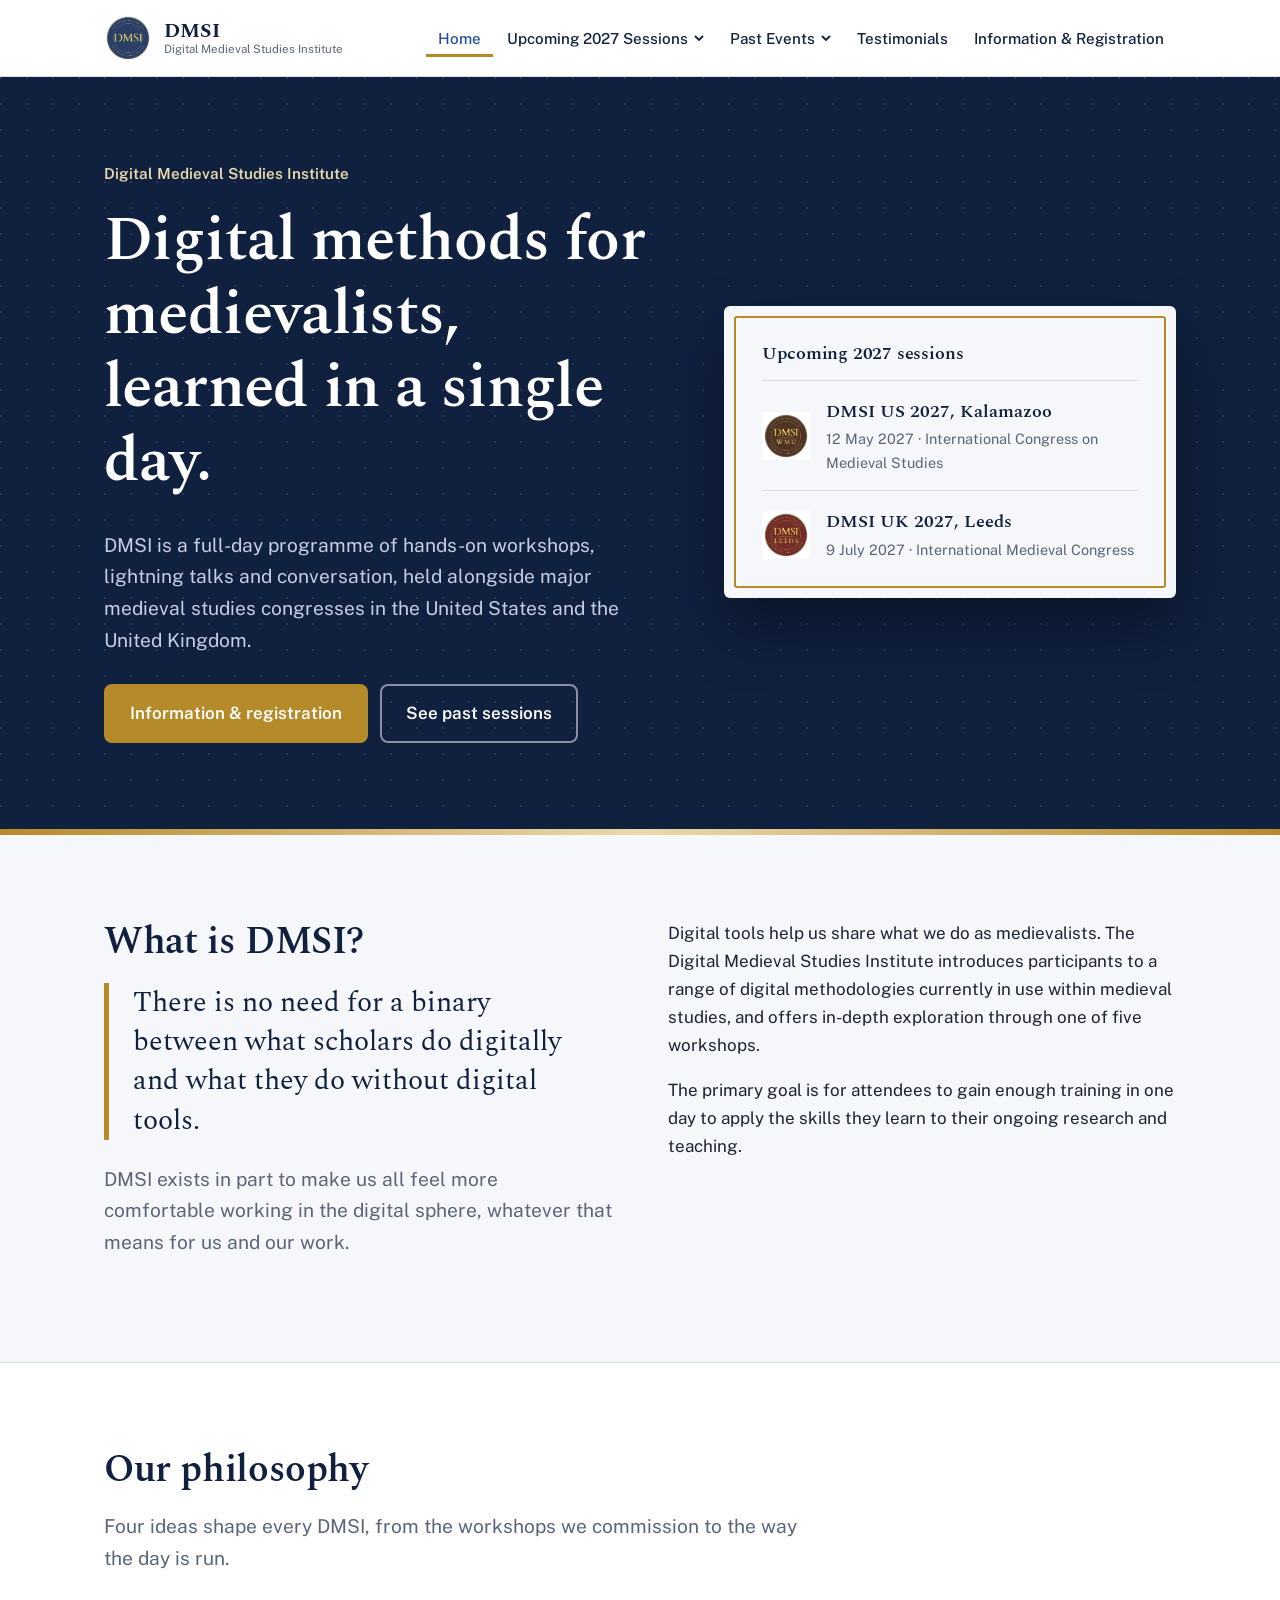
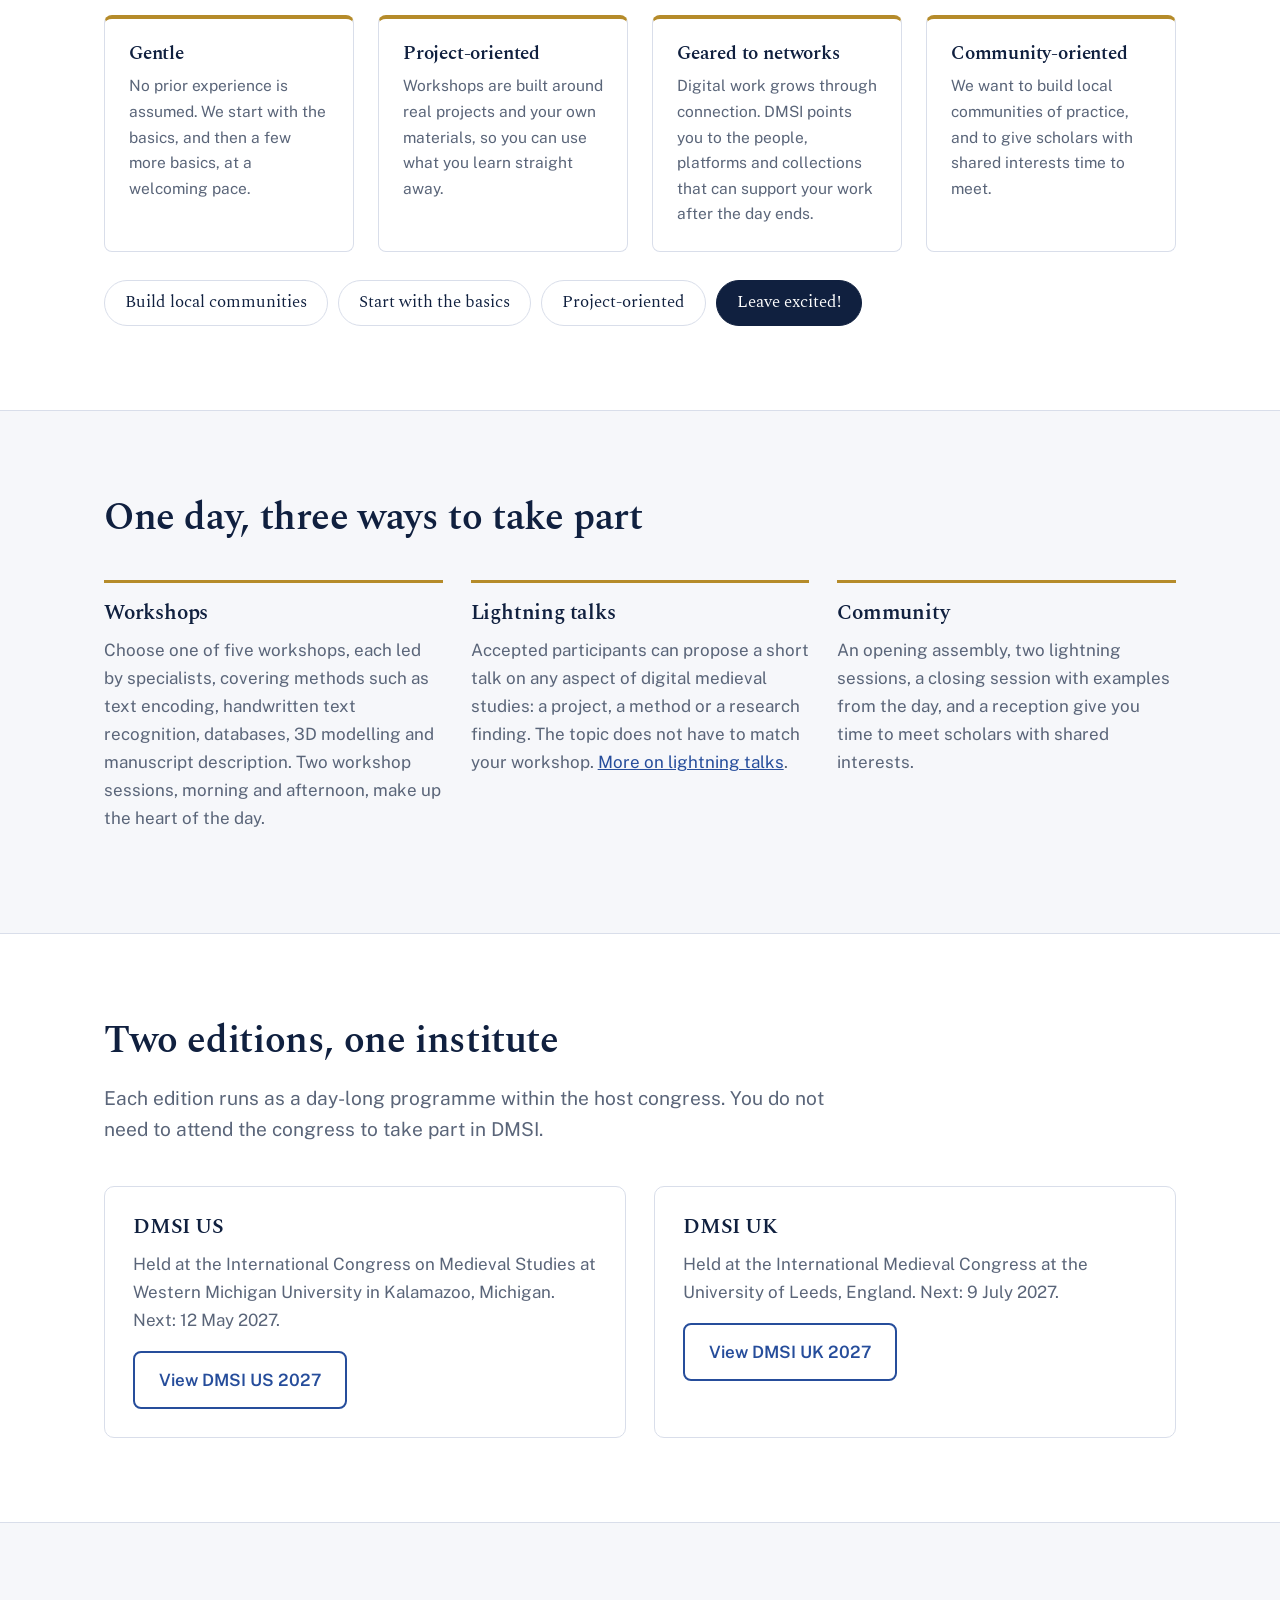
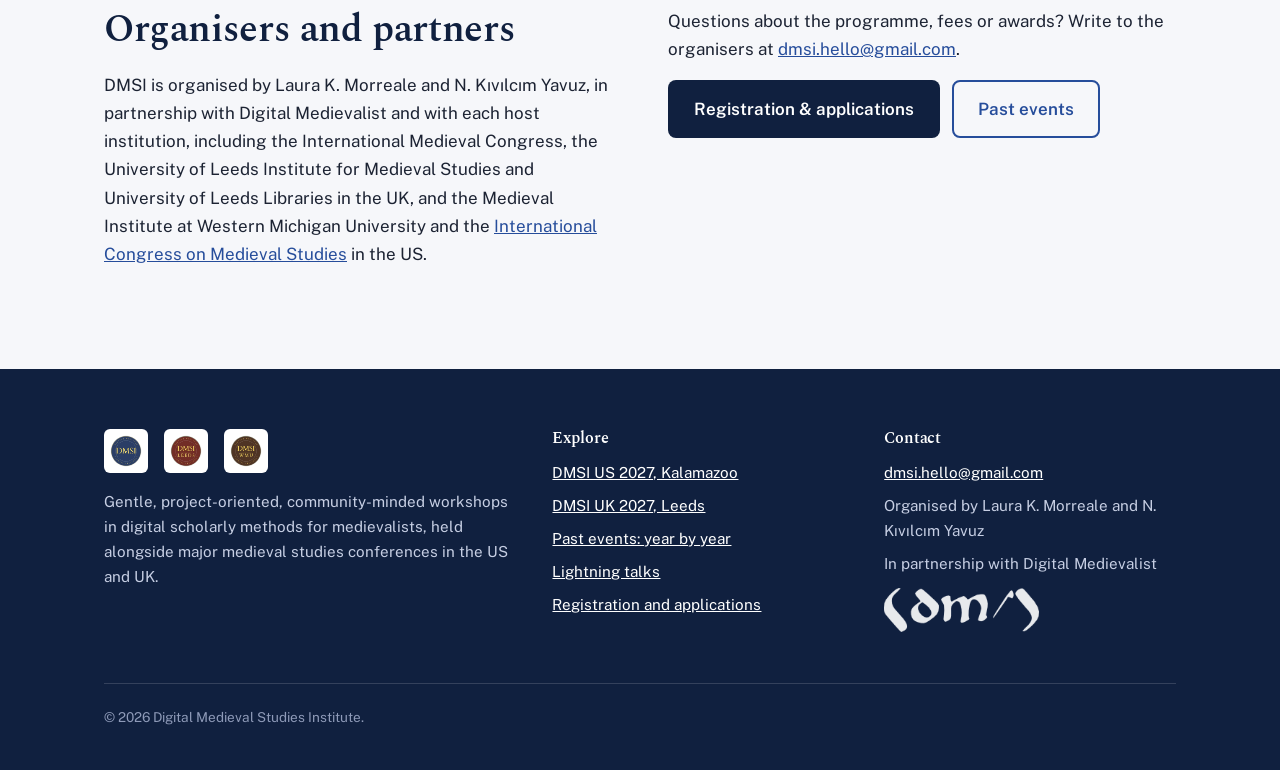
<file: index.html>
<!DOCTYPE html>
<html lang="en">
<head>
<meta charset="utf-8">
<meta name="viewport" content="width=device-width, initial-scale=1">
<title>Digital Medieval Studies Institute (DMSI)</title>
<meta name="description" content="Gentle, project-oriented one-day workshops in digital scholarly methods for medievalists, held in the US at Kalamazoo and in the UK at Leeds.">
<link rel="preconnect" href="https://fonts.googleapis.com">
<link rel="preconnect" href="https://fonts.gstatic.com" crossorigin>
<link href="https://fonts.googleapis.com/css2?family=Public+Sans:wght@400;500;600&family=Spectral:ital,wght@0,400;0,600;0,700;1,400&display=swap" rel="stylesheet">
<link rel="stylesheet" href="css/style.css">
</head>
<body data-page="home">
<div id="site-header"></div>
<main id="main">

<section class="hero">
  <div class="wrap">
    <div>
      <p class="kicker">Digital Medieval Studies Institute</p>
      <h1>Digital methods for medievalists, learned in a single day.</h1>
      <p class="lede">DMSI is a full-day programme of hands-on workshops, lightning talks and conversation, held alongside major medieval studies congresses in the United States and the United Kingdom.</p>
      <div class="btn-row">
        <a class="btn btn-gold" href="register.html">Information &amp; registration</a>
        <a class="btn btn-line" href="past-sessions.html">See past sessions</a>
      </div>
    </div>
    <aside class="folio" aria-label="Upcoming 2027 sessions">
      <div class="folio-inner">
        <h2>Upcoming 2027 sessions</h2>
        <a class="folio-item" href="locations.html#us">
          <img src="assets/kalamazoo-logo.png" alt="" onerror="this.style.display='none'">
          <div><div class="folio-title">DMSI US 2027, Kalamazoo</div><div class="folio-meta">12 May 2027 &middot; International Congress on Medieval Studies</div></div>
        </a>
        <a class="folio-item" href="locations.html#uk">
          <img src="assets/leeds-logo.png" alt="" onerror="this.style.display='none'">
          <div><div class="folio-title">DMSI UK 2027, Leeds</div><div class="folio-meta">9 July 2027 &middot; International Medieval Congress</div></div>
        </a>
      </div>
    </aside>
  </div>
</section>

<section class="block">
  <div class="wrap">
    <div class="split">
      <div>
        <h2>What is DMSI?</h2>
        <p class="pullquote">There is no need for a binary between what scholars do digitally and what they do without digital tools.</p>
        <p class="lede">DMSI exists in part to make us all feel more comfortable working in the digital sphere, whatever that means for us and our work.</p>
      </div>
      <div>
        <p>Digital tools help us share what we do as medievalists. The Digital Medieval Studies Institute introduces participants to a range of digital methodologies currently in use within medieval studies, and offers in-depth exploration through one of five workshops.</p>
        <p>The primary goal is for attendees to gain enough training in one day to apply the skills they learn to their ongoing research and teaching.</p>
      </div>
    </div>
  </div>
</section>

<section class="block alt">
  <div class="wrap">
    <div class="section-head"><h2>Our philosophy</h2><p class="lede">Four ideas shape every DMSI, from the workshops we commission to the way the day is run.</p></div>
    <div class="values">
      <div class="value"><h3>Gentle</h3><p>No prior experience is assumed. We start with the basics, and then a few more basics, at a welcoming pace.</p></div>
      <div class="value"><h3>Project-oriented</h3><p>Workshops are built around real projects and your own materials, so you can use what you learn straight away.</p></div>
      <div class="value"><h3>Geared to networks</h3><p>Digital work grows through connection. DMSI points you to the people, platforms and collections that can support your work after the day ends.</p></div>
      <div class="value"><h3>Community-oriented</h3><p>We want to build local communities of practice, and to give scholars with shared interests time to meet.</p></div>
    </div>
    <ul class="ethos" aria-label="DMSI ethos">
      <li>Build local communities</li>
      <li>Start with the basics</li>
      <li>Project-oriented</li>
      <li>Leave excited!</li>
    </ul>
  </div>
</section>

<section class="block">
  <div class="wrap">
    <div class="section-head"><h2>One day, three ways to take part</h2></div>
    <div class="grid g3">
      <div class="pillar"><h3>Workshops</h3><p>Choose one of five workshops, each led by specialists, covering methods such as text encoding, handwritten text recognition, databases, 3D modelling and manuscript description. Two workshop sessions, morning and afternoon, make up the heart of the day.</p></div>
      <div class="pillar"><h3>Lightning talks</h3><p>Accepted participants can propose a short talk on any aspect of digital medieval studies: a project, a method or a research finding. The topic does not have to match your workshop. <a href="lightning-talks.html">More on lightning talks</a>.</p></div>
      <div class="pillar"><h3>Community</h3><p>An opening assembly, two lightning sessions, a closing session with examples from the day, and a reception give you time to meet scholars with shared interests.</p></div>
    </div>
  </div>
</section>

<section class="block alt">
  <div class="wrap">
    <div class="section-head"><h2>Two editions, one institute</h2><p class="lede">Each edition runs as a day-long programme within the host congress. You do not need to attend the congress to take part in DMSI.</p></div>
    <div class="grid g2">
      <div class="card">
        <h3>DMSI US</h3>
        <p>Held at the International Congress on Medieval Studies at Western Michigan University in Kalamazoo, Michigan. Next: 12 May 2027.</p>
        <a class="btn btn-outline" href="locations.html#us">View DMSI US 2027</a>
      </div>
      <div class="card">
        <h3>DMSI UK</h3>
        <p>Held at the International Medieval Congress at the University of Leeds, England. Next: 9 July 2027.</p>
        <a class="btn btn-outline" href="locations.html#uk">View DMSI UK 2027</a>
      </div>
    </div>
  </div>
</section>

<section class="block">
  <div class="wrap">
    <div class="split">
      <div>
        <h2>Organisers and partners</h2>
        <p>DMSI is organised by Laura K. Morreale and N. Kıvılcım Yavuz, in partnership with Digital Medievalist and with each host institution, including the International Medieval Congress, the University of Leeds Institute for Medieval Studies and University of Leeds Libraries in the UK, and the Medieval Institute at Western Michigan University and the <a href="https://wmich.edu/medievalcongress">International Congress on Medieval Studies</a> in the US.</p>
      </div>
      <div>
        <p>Questions about the programme, fees or awards? Write to the organisers at <a href="mailto:dmsi.hello@gmail.com">dmsi.hello@gmail.com</a>.</p>
        <div class="btn-row" style="margin-top:8px">
          <a class="btn btn-dark" href="register.html">Registration &amp; applications</a>
          <a class="btn btn-outline" href="past-sessions.html">Past events</a>
        </div>
      </div>
    </div>
  </div>
</section>

</main>
<div id="site-footer"></div>
<script src="js/config.js"></script>
<script src="js/main.js"></script>
</body>
</html>
</file>
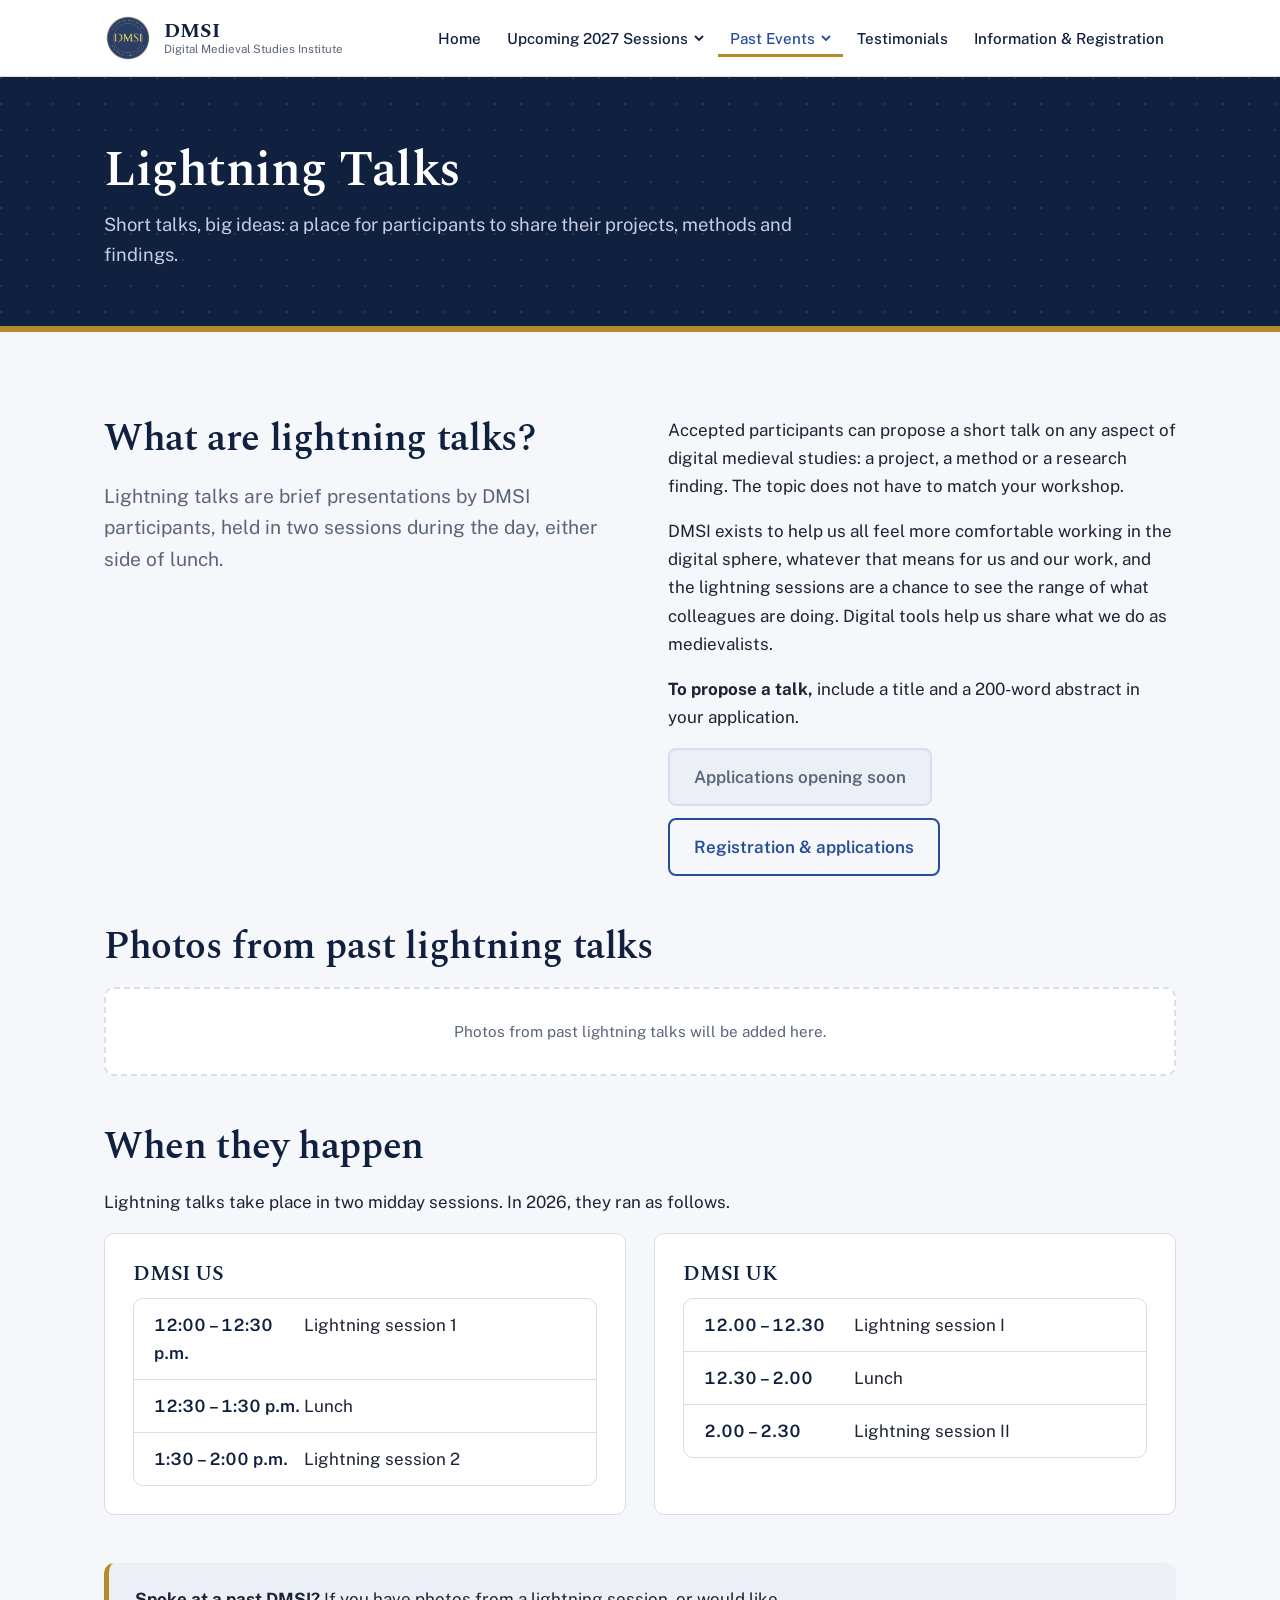
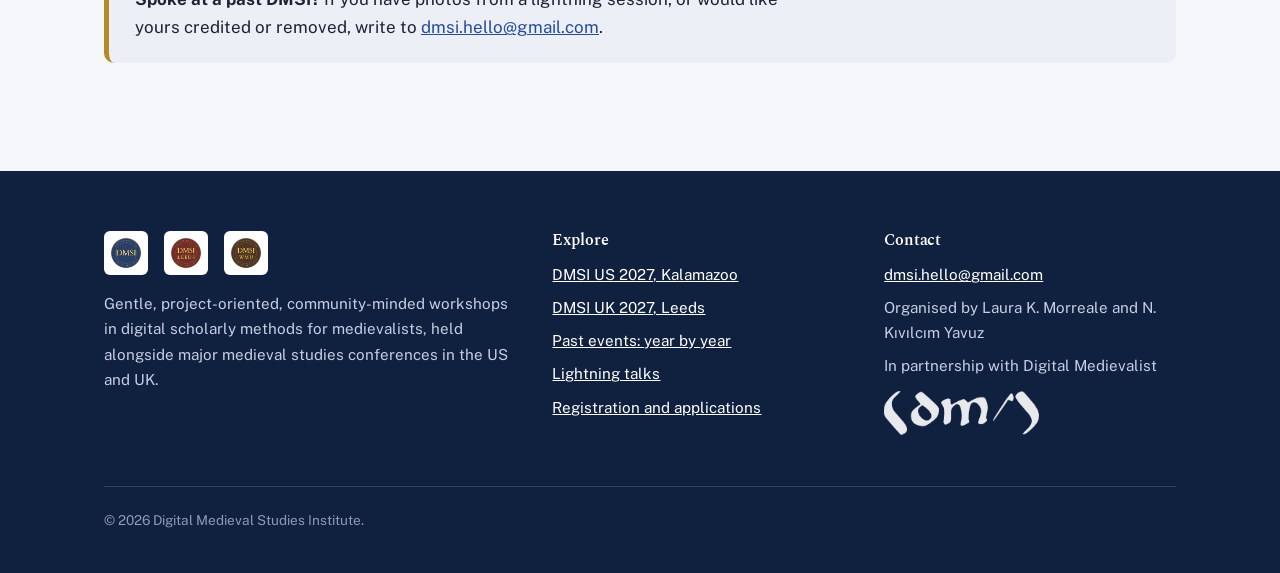
<file: lightning-talks.html>
<!DOCTYPE html>
<html lang="en">
<head>
<meta charset="utf-8">
<meta name="viewport" content="width=device-width, initial-scale=1">
<title>Lightning Talks | Digital Medieval Studies Institute</title>
<meta name="description" content="Lightning talks at DMSI: short talks on any aspect of digital medieval studies, with photos from past sessions.">
<link rel="preconnect" href="https://fonts.googleapis.com">
<link rel="preconnect" href="https://fonts.gstatic.com" crossorigin>
<link href="https://fonts.googleapis.com/css2?family=Public+Sans:wght@400;500;600&family=Spectral:ital,wght@0,400;0,600;0,700;1,400&display=swap" rel="stylesheet">
<link rel="stylesheet" href="css/style.css">

</head>
<body data-page="lightning">
<div id="site-header"></div>
<main id="main">

<div class="page-head"><div class="wrap">
  <h1>Lightning Talks</h1>
  <p>Short talks, big ideas: a place for participants to share their projects, methods and findings.</p>
</div></div>

<section class="block">
<div class="wrap">

  <div class="split">
    <div>
      <h2>What are lightning talks?</h2>
      <p class="lede">Lightning talks are brief presentations by DMSI participants, held in two sessions during the day, either side of lunch.</p>
    </div>
    <div>
      <p>Accepted participants can propose a short talk on any aspect of digital medieval studies: a project, a method or a research finding. The topic does not have to match your workshop.</p>
      <p>DMSI exists to help us all feel more comfortable working in the digital sphere, whatever that means for us and our work, and the lightning sessions are a chance to see the range of what colleagues are doing. Digital tools help us share what we do as medievalists.</p>
      <p><strong>To propose a talk,</strong> include a title and a 200-word abstract in your application.</p>
      <div class="btn-row" style="margin-top:8px">
        <a class="btn btn-gold" data-apply="general" aria-disabled="true">Applications opening soon</a>
        <a class="btn btn-outline" href="register.html">Registration &amp; applications</a>
      </div>
    </div>
  </div>

  <h2 class="sub">Photos from past lightning talks</h2>
  <div class="gallery" data-gallery="lightning-talks" data-filterable data-empty="Photos from past lightning talks will be added here."></div>

  <h2 class="sub">When they happen</h2>
  <p>Lightning talks take place in two midday sessions. In 2026, they ran as follows.</p>
  <div class="grid g2">
    <div class="card"><h3>DMSI US</h3><ul class="schedule" style="margin-top:12px"><li><time>12:00 – 12:30 p.m.</time><span>Lightning session 1</span></li><li><time>12:30 – 1:30 p.m.</time><span>Lunch</span></li><li><time>1:30 – 2:00 p.m.</time><span>Lightning session 2</span></li></ul></div>
    <div class="card"><h3>DMSI UK</h3><ul class="schedule" style="margin-top:12px"><li><time>12.00 – 12.30</time><span>Lightning session I</span></li><li><time>12.30 – 2.00</time><span>Lunch</span></li><li><time>2.00 – 2.30</time><span>Lightning session II</span></li></ul></div>
  </div>

  <div class="callout" style="margin-top:48px"><p><strong>Spoke at a past DMSI?</strong> If you have photos from a lightning session, or would like yours credited or removed, write to <a href="mailto:dmsi.hello@gmail.com">dmsi.hello@gmail.com</a>.</p></div>

</div>
</section>

</main>
<div id="site-footer"></div>
<script src="js/config.js"></script>
<script src="js/main.js"></script>
</body>
</html>
</file>
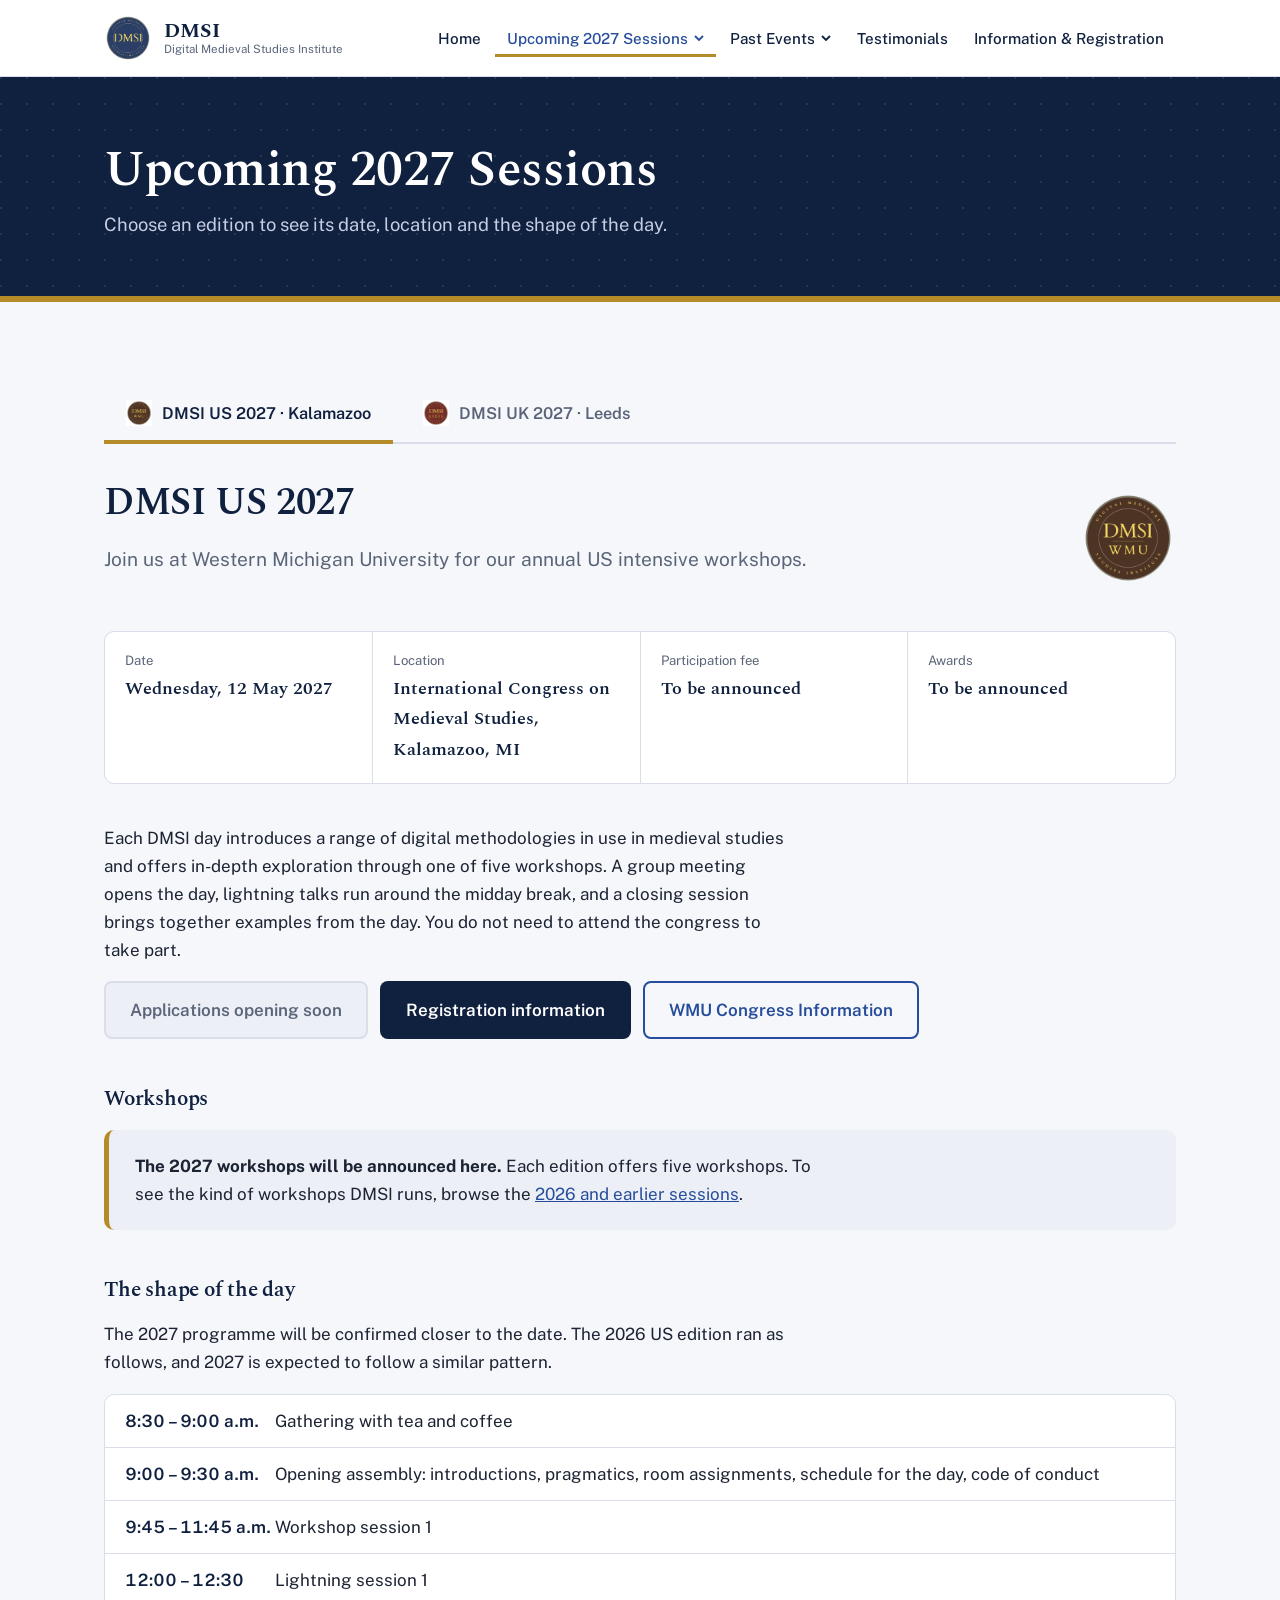
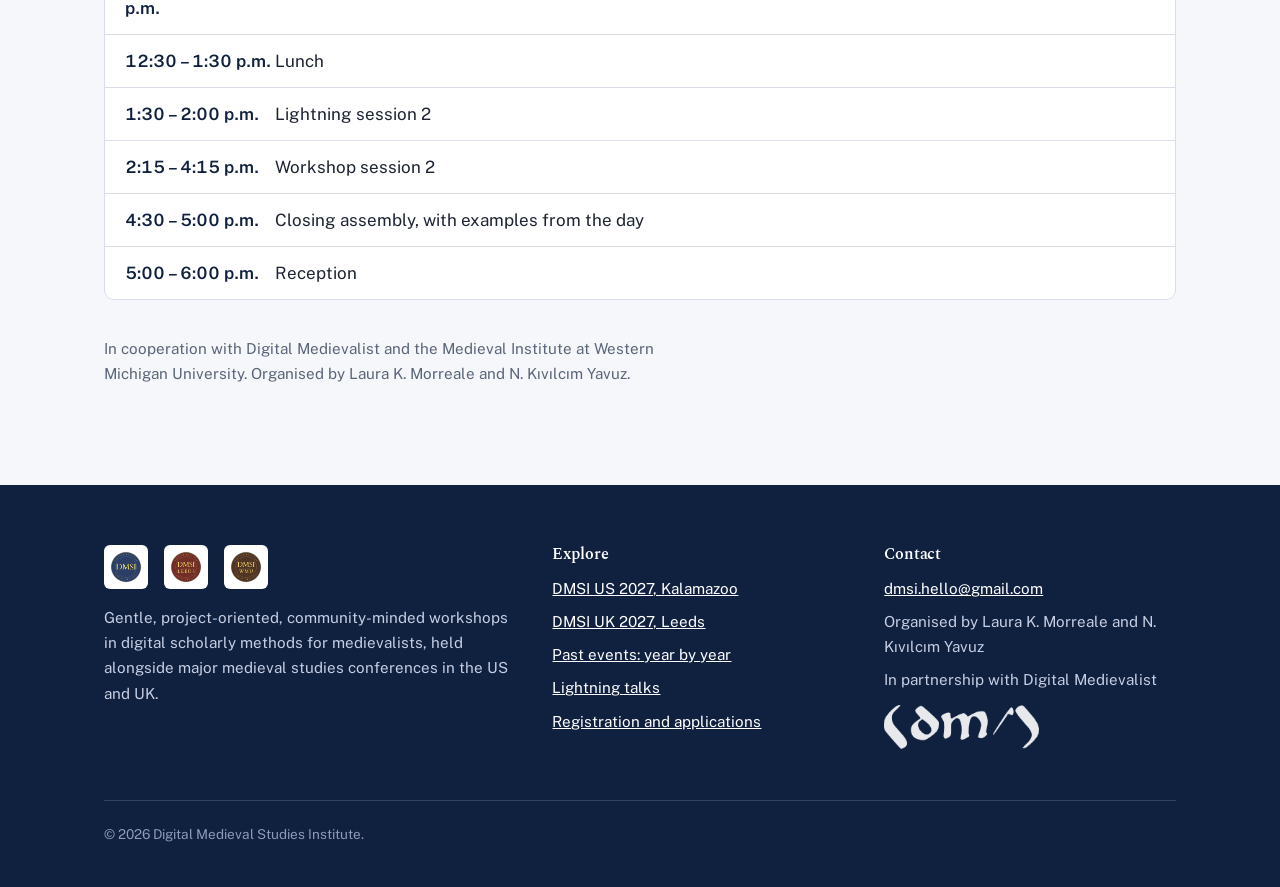
<file: locations.html>
<!DOCTYPE html>
<html lang="en">
<head>
<meta charset="utf-8">
<meta name="viewport" content="width=device-width, initial-scale=1">
<title>Upcoming 2027 Sessions | Digital Medieval Studies Institute</title>
<meta name="description" content="DMSI US 2027 (Kalamazoo, 12 May 2027) and DMSI UK 2027 (Leeds, 9 July 2027).">
<link rel="preconnect" href="https://fonts.googleapis.com">
<link rel="preconnect" href="https://fonts.gstatic.com" crossorigin>
<link href="https://fonts.googleapis.com/css2?family=Public+Sans:wght@400;500;600&family=Spectral:ital,wght@0,400;0,600;0,700;1,400&display=swap" rel="stylesheet">
<link rel="stylesheet" href="css/style.css">
</head>
<body data-page="locations">
<div id="site-header"></div>
<main id="main">

<div class="page-head"><div class="wrap">
  <h1>Upcoming 2027 Sessions</h1>
  <p>Choose an edition to see its date, location and the shape of the day.</p>
</div></div>

<section class="block">
<div class="wrap" data-tabs>

  <div class="tablist" role="tablist" aria-label="DMSI 2027 editions">
    <button class="tab" role="tab" id="tab-us" aria-controls="panel-us" data-tab="us"><img src="assets/kalamazoo-logo.png" alt="" onerror="this.style.display='none'">DMSI US 2027 &middot; Kalamazoo</button>
    <button class="tab" role="tab" id="tab-uk" aria-controls="panel-uk" data-tab="uk"><img src="assets/leeds-logo.png" alt="" onerror="this.style.display='none'">DMSI UK 2027 &middot; Leeds</button>
  </div>

  <div class="tabpanel" role="tabpanel" id="panel-us" aria-labelledby="tab-us" data-edition="us" hidden>
    <div class="edition-banner">
      <div>
        <h2>DMSI US 2027</h2>
        <p class="lede">Join us at Western Michigan University for our annual US intensive workshops.</p>
      </div>
      <img src="assets/kalamazoo-logo.png" alt="DMSI US Kalamazoo logo" onerror="this.style.display='none'">
    </div>

    <dl class="facts">
      <div><dt>Date</dt><dd>Wednesday, 12 May 2027</dd></div>
      <div><dt>Location</dt><dd>International Congress on Medieval Studies, Kalamazoo, MI</dd></div>
      <div><dt>Participation fee</dt><dd>To be announced</dd></div>
      <div><dt>Awards</dt><dd>To be announced</dd></div>
    </dl>

    <p>Each DMSI day introduces a range of digital methodologies in use in medieval studies and offers in-depth exploration through one of five workshops. A group meeting opens the day, lightning talks run around the midday break, and a closing session brings together examples from the day. You do not need to attend the congress to take part.</p>

    <div class="btn-row" style="margin:0 0 8px">
      <a class="btn btn-gold" data-apply="us" aria-disabled="true">Applications opening soon</a>
      <a class="btn btn-dark" href="register.html#us">Registration information</a>
      <a class="btn btn-outline" href="https://wmich.edu/medievalcongress/dmsi" target="_blank" rel="noopener">WMU Congress Information</a>
    </div>

    <h3 class="sub">Workshops</h3>
    <div class="callout"><p><strong>The 2027 workshops will be announced here.</strong> Each edition offers five workshops. To see the kind of workshops DMSI runs, browse the <a href="past-sessions.html">2026 and earlier sessions</a>.</p></div>

    <h3 class="sub">The shape of the day</h3>
    <p>The 2027 programme will be confirmed closer to the date. The 2026 US edition ran as follows, and 2027 is expected to follow a similar pattern.</p>
    <ul class="schedule"><li><time>8:30 – 9:00 a.m.</time><span>Gathering with tea and coffee</span></li><li><time>9:00 – 9:30 a.m.</time><span>Opening assembly: introductions, pragmatics, room assignments, schedule for the day, code of conduct</span></li><li><time>9:45 – 11:45 a.m.</time><span>Workshop session 1</span></li><li><time>12:00 – 12:30 p.m.</time><span>Lightning session 1</span></li><li><time>12:30 – 1:30 p.m.</time><span>Lunch</span></li><li><time>1:30 – 2:00 p.m.</time><span>Lightning session 2</span></li><li><time>2:15 – 4:15 p.m.</time><span>Workshop session 2</span></li><li><time>4:30 – 5:00 p.m.</time><span>Closing assembly, with examples from the day</span></li><li><time>5:00 – 6:00 p.m.</time><span>Reception</span></li></ul>

    <p class="credits" style="margin-top:36px">In cooperation with Digital Medievalist and the Medieval Institute at Western Michigan University. Organised by Laura K. Morreale and N. Kıvılcım Yavuz.</p>
  </div>

  <div class="tabpanel" role="tabpanel" id="panel-uk" aria-labelledby="tab-uk" data-edition="uk" hidden>
    <div class="edition-banner">
      <div>
        <h2>DMSI UK 2027</h2>
        <p class="lede">Join us at the University of Leeds for our annual UK intensive workshops.</p>
      </div>
      <img src="assets/leeds-logo.png" alt="DMSI UK Leeds logo" onerror="this.style.display='none'">
    </div>

    <dl class="facts">
      <div><dt>Date</dt><dd>Friday, 9 July 2027</dd></div>
      <div><dt>Location</dt><dd>International Medieval Congress, Leeds, UK</dd></div>
      <div><dt>Participation fee</dt><dd>To be announced</dd></div>
      <div><dt>Bursaries</dt><dd>To be announced</dd></div>
    </dl>

    <p>Each DMSI day introduces a range of digital methodologies in use in medieval studies and offers in-depth exploration through one of five workshops. A group meeting opens the day, lightning talks run around the midday break, and a closing session brings together examples from the day. You do not need to attend the congress to take part.</p>

    <div class="btn-row" style="margin:0 0 8px">
      <a class="btn btn-gold" data-apply="uk" aria-disabled="true">Applications opening soon</a>
      <a class="btn btn-dark" href="register.html#uk">Registration information</a>
      <a class="btn btn-outline" href="https://www.imc.leeds.ac.uk/delegates/events/digital-medieval-studies-institute/" target="_blank" rel="noopener">IMC DMSI page</a>
    </div>

    <h3 class="sub">Workshops</h3>
    <div class="callout"><p><strong>The 2027 workshops will be announced here.</strong> Each edition offers five workshops. To see the kind of workshops DMSI runs, browse the <a href="past-sessions.html">2026 and earlier sessions</a>.</p></div>

    <h3 class="sub">The shape of the day</h3>
    <p>The 2027 programme will be confirmed closer to the date. The 2026 UK edition ran as follows, and 2027 is expected to follow a similar pattern.</p>
    <ul class="schedule"><li><time>8.30 – 9.00</time><span>Gather and tea/coffee</span></li><li><time>9.00 – 9.30</time><span>Opening assembly: introductions, pragmatics, room assignments, schedule for the day, code of conduct</span></li><li><time>9.45 – 11.45</time><span>Workshop session I</span></li><li><time>12.00 – 12.30</time><span>Lightning session I</span></li><li><time>12.30 – 2.00</time><span>Lunch</span></li><li><time>2.00 – 2.30</time><span>Lightning session II</span></li><li><time>2.30 – 3.00</time><span>Tea/coffee</span></li><li><time>3.00 – 5.00</time><span>Workshop session II</span></li><li><time>5.15 – 5.45</time><span>Closing session and wrap-up</span></li><li><time>6.00 – 7.30</time><span>Reception</span></li></ul>

    <p class="credits" style="margin-top:36px">In partnership with the University of Leeds Institute for Medieval Studies, University of Leeds Libraries, the International Medieval Congress and Digital Medievalist. Organised by Laura K. Morreale and N. Kıvılcım Yavuz.</p>
  </div>

</div>
</section>

</main>
<div id="site-footer"></div>
<script src="js/config.js"></script>
<script src="js/main.js"></script>
</body>
</html>
</file>
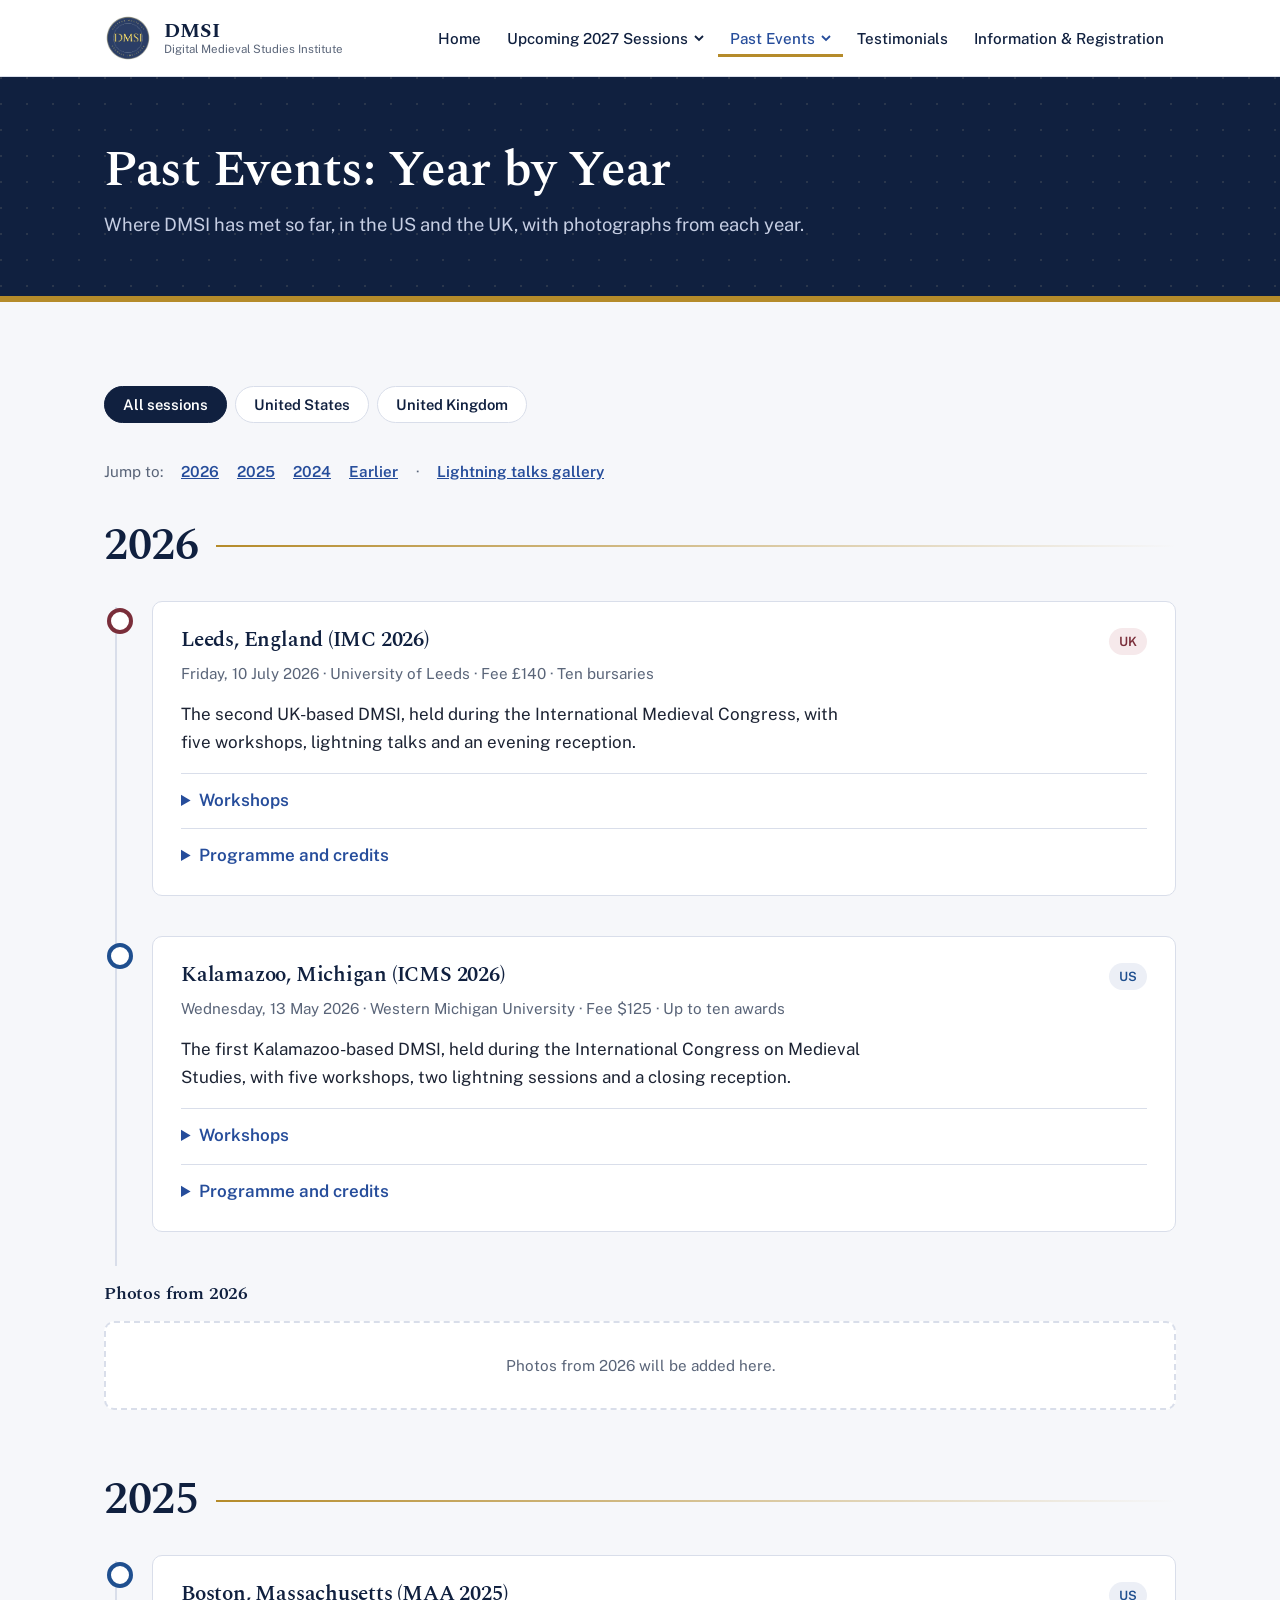
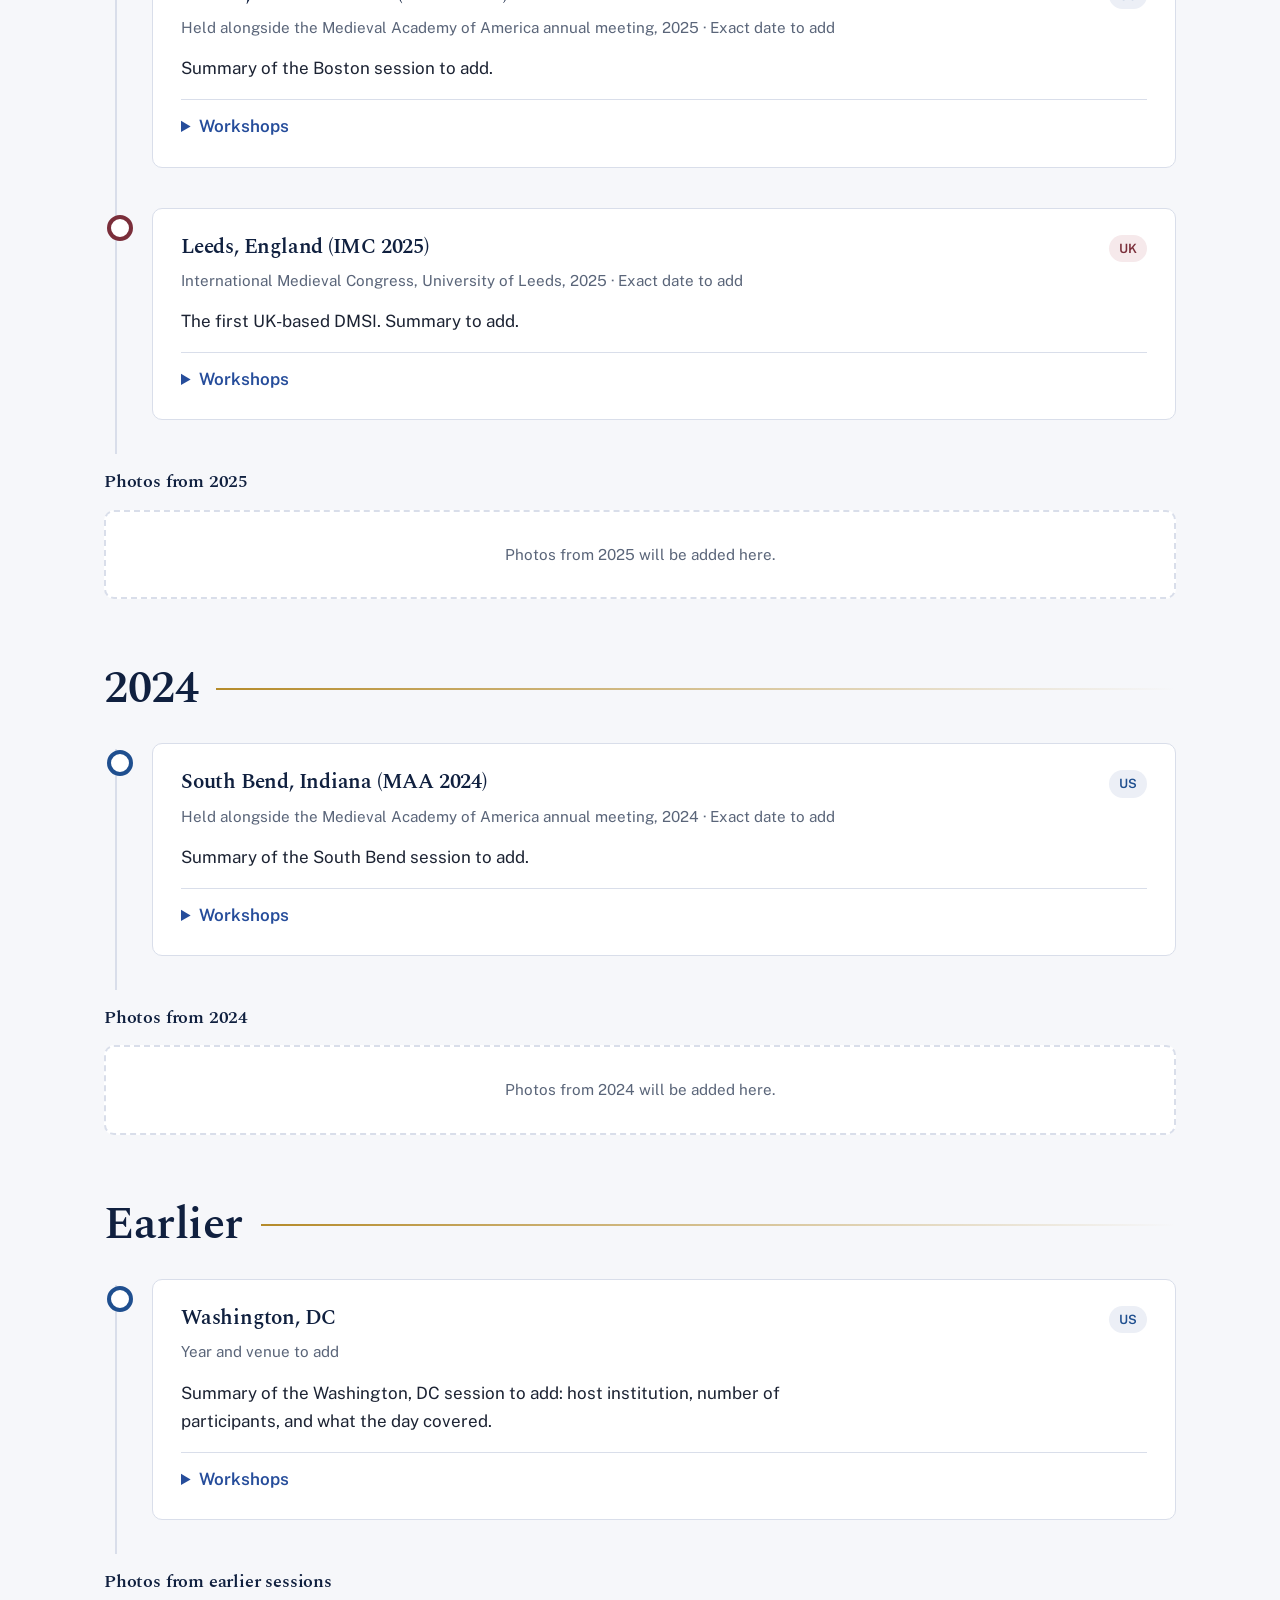
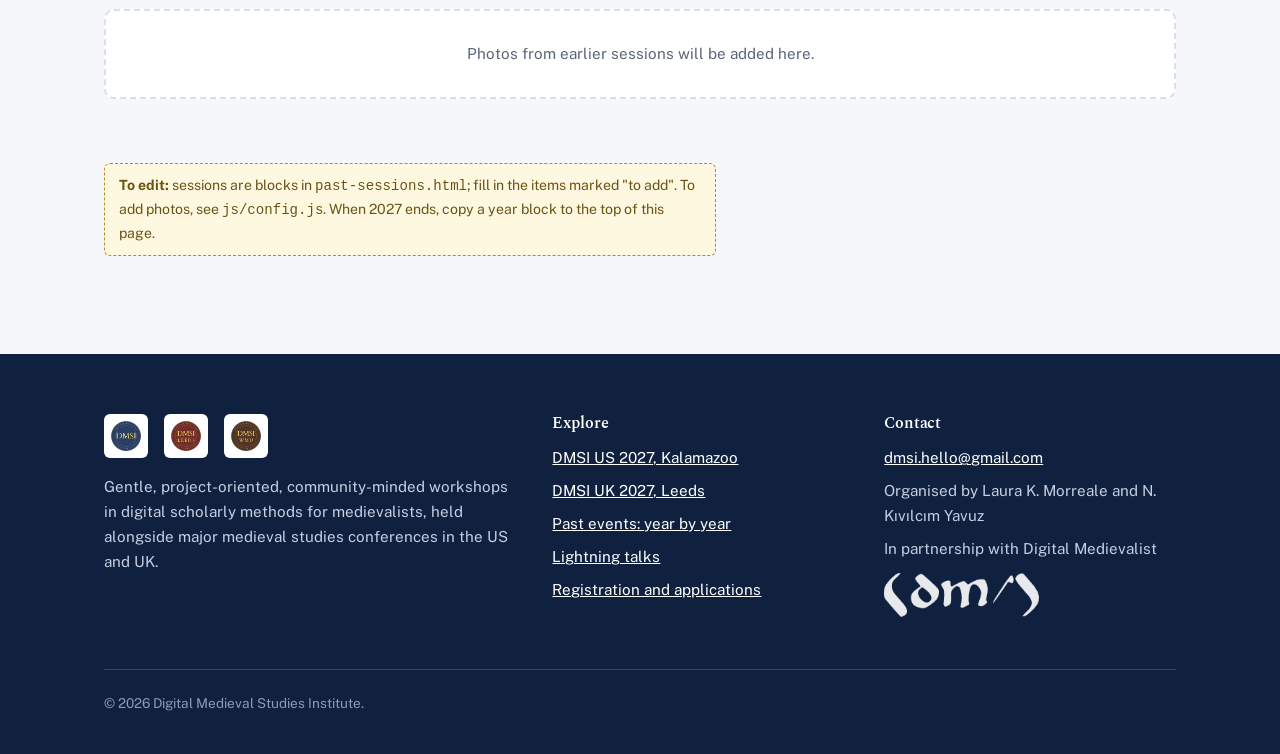
<file: past-sessions.html>
<!DOCTYPE html>
<html lang="en">
<head>
<meta charset="utf-8">
<meta name="viewport" content="width=device-width, initial-scale=1">
<title>Past Events: Year by Year | Digital Medieval Studies Institute</title>
<meta name="description" content="Every DMSI session, year by year, with photo galleries from each year.">
<link rel="preconnect" href="https://fonts.googleapis.com">
<link rel="preconnect" href="https://fonts.gstatic.com" crossorigin>
<link href="https://fonts.googleapis.com/css2?family=Public+Sans:wght@400;500;600&family=Spectral:ital,wght@0,400;0,600;0,700;1,400&display=swap" rel="stylesheet">
<link rel="stylesheet" href="css/style.css">

</head>
<body data-page="past">
<div id="site-header"></div>
<main id="main">

<div class="page-head"><div class="wrap">
  <h1>Past Events: Year by Year</h1>
  <p>Where DMSI has met so far, in the US and the UK, with photographs from each year.</p>
</div></div>

<section class="block">
<div class="wrap">

  <div class="filters" role="group" aria-label="Filter sessions">
    <button class="chip" data-filter="all" aria-pressed="true">All sessions</button>
    <button class="chip" data-filter="us" aria-pressed="false">United States</button>
    <button class="chip" data-filter="uk" aria-pressed="false">United Kingdom</button>
  </div>

  <p class="year-nav">Jump to: <a href="#y2026">2026</a> <a href="#y2025">2025</a> <a href="#y2024">2024</a> <a href="#yearlier">Earlier</a> &middot; <a href="lightning-talks.html">Lightning talks gallery</a></p>

  <!-- ===================== 2026 ===================== -->
  <div class="year-group" id="y2026">
    <h2 class="year-title">2026</h2>
    <ol class="timeline">

      <li class="session" data-region="uk">
        <div class="session-card">
          <div class="session-top"><h3>Leeds, England (IMC 2026)</h3><span class="tag">UK</span></div>
          <div class="when">Friday, 10 July 2026 &middot; University of Leeds &middot; Fee £140 &middot; Ten bursaries</div>
          <p>The second UK-based DMSI, held during the International Medieval Congress, with five workshops, lightning talks and an evening reception.</p><details><summary>Workshops</summary><ul class="wk"><li><strong>TEI for Beginners: Encoding Text and Extracting Data</strong><span>Sebastian Dows-Miller, University College London. Core skills for TEI-XML, the standard for digitally representing historical documents. Encode text and metadata with attention to medieval texts and manuscript descriptions, and extract metadata from existing catalogues.</span></li><li><strong>Using Local LLMs and VLMs: Prompting, Structuring, and Automating with Medieval Data</strong><span>Delphine Demelas, University of Southampton. Install and run language and vision–language models locally, design prompts for historical language tasks, and draft descriptions of medieval illuminations, with ethics and critical evaluation throughout.</span></li><li><strong>Nodegoat Curious: Building a Custom Relational Database for Your Research</strong><span>Pim van Bree and Geert Kessels, LAB1100; Jesse W. Torgerson, Wesleyan University. Led by the platform's creators with a scholar who uses it in research collaborations. Learn the principles of relational databases, then build a bespoke data model for your own project.</span></li><li><strong>Artificial Intelligence: Image Analysis Applied to Medieval Manuscripts</strong><span>Dominique Stutzmann, IRHT, CNRS, Paris. Using books of hours as a case study, try computer-based image analysis to detect miniatures and iconographic cycles, then apply handwritten text recognition and text analysis to find patterns and anomalies.</span></li><li><strong>Manuscript Materiality in a Digital World</strong><span>Dot Porter, Schoenberg Institute for Manuscript Studies. Examine manuscripts from Leeds University Libraries' Cultural Collections, then work with digital images, video and the VCEditor collation-modelling tool.</span></li></ul></details><details><summary>Programme and credits</summary><ul class="schedule"><li><time>8.30 – 9.00</time><span>Gather and tea/coffee</span></li><li><time>9.00 – 9.30</time><span>Opening assembly</span></li><li><time>9.45 – 11.45</time><span>Workshop session I</span></li><li><time>12.00 – 12.30</time><span>Lightning session I</span></li><li><time>12.30 – 2.00</time><span>Lunch</span></li><li><time>2.00 – 2.30</time><span>Lightning session II</span></li><li><time>2.30 – 3.00</time><span>Tea/coffee</span></li><li><time>3.00 – 5.00</time><span>Workshop session II</span></li><li><time>5.15 – 5.45</time><span>Closing session and wrap-up</span></li><li><time>6.00 – 7.30</time><span>Reception</span></li></ul><p class="credits">Sponsored by the University of Leeds Institute for Medieval Studies, University of Leeds Libraries, and Digital Medievalist. Organised by Laura K. Morreale and N. Kıvılcım Yavuz.</p></details>
        </div>
      </li>
      <li class="session" data-region="us">
        <div class="session-card">
          <div class="session-top"><h3>Kalamazoo, Michigan (ICMS 2026)</h3><span class="tag">US</span></div>
          <div class="when">Wednesday, 13 May 2026 &middot; Western Michigan University &middot; Fee $125 &middot; Up to ten awards</div>
          <p>The first Kalamazoo-based DMSI, held during the International Congress on Medieval Studies, with five workshops, two lightning sessions and a closing reception.</p><details><summary>Workshops</summary><ul class="wk"><li><strong>Building a Virtual Medieval Pilgrimage</strong><span>Kalani Craig, University of Illinois Urbana-Champaign. A public digital history workshop on creating a web-based global medieval pilgrimage, with pre-created, historically inspired routes that can be mapped onto a local environment.</span></li><li><strong>From Digitized Manuscript to Digital Edition</strong><span>Laura Morreale, Independent Scholar, and Nicholas Laiacona, Performant Software. Learn the steps from a digital manuscript image to an online edition.</span></li><li><strong>3D Modeling from Photo and Video</strong><span>Matthew Davis, Independent Scholar. Techniques for photographing medieval material objects in interior and exterior spaces, processing images in the Meshroom visual programming framework, and creating 3D objects for online display.</span></li><li><strong>Introduction to Handwritten Text Recognition</strong><span>Tobias Hodel, University of Bern. An introduction to automatic transcription and the open-source platform eScriptorium, with time to try it on your own materials.</span></li><li><strong>Manuscript Description and Research in the Digital Ecosystem</strong><span>L. P. Coladangelo, Digital Scriptorium, and Lynn Ransom, Schoenberg Institute for Manuscript Studies. A hands-on workshop using manuscripts from WMU's Special Collections, introducing online resources for manuscript description, cataloguing and provenance research.</span></li></ul></details><details><summary>Programme and credits</summary><ul class="schedule"><li><time>8:30 – 9:00 a.m.</time><span>Gathering with tea and coffee</span></li><li><time>9:00 – 9:30 a.m.</time><span>Opening assembly</span></li><li><time>9:45 – 11:45 a.m.</time><span>Workshop session 1</span></li><li><time>12:00 – 12:30 p.m.</time><span>Lightning session 1</span></li><li><time>12:30 – 1:30 p.m.</time><span>Lunch</span></li><li><time>1:30 – 2:00 p.m.</time><span>Lightning session 2</span></li><li><time>2:15 – 4:15 p.m.</time><span>Workshop session 2</span></li><li><time>4:30 – 5:00 p.m.</time><span>Closing assembly</span></li><li><time>5:00 – 6:00 p.m.</time><span>Reception</span></li></ul><p class="credits">In cooperation with Digital Medievalist, the Newberry Library, and the Medieval Institute at Western Michigan University, with additional financial support from the College of Arts and Sciences and Western Michigan University Libraries. Organised by Laura K. Morreale and N. Kıvılcım Yavuz.</p></details>
        </div>
      </li>
    </ol>
    <h3 class="gal-title">Photos from 2026</h3>
    <div class="gallery" data-gallery="year-2026" data-empty="Photos from 2026 will be added here."></div>
  </div>

  <!-- ===================== 2025 ===================== -->
  <div class="year-group" id="y2025">
    <h2 class="year-title">2025</h2>
    <ol class="timeline">
      <li class="session" data-region="us">
        <div class="session-card">
          <div class="session-top"><h3>Boston, Massachusetts (MAA 2025)</h3><span class="tag">US</span></div>
          <div class="when">Held alongside the Medieval Academy of America annual meeting, 2025 &middot; Exact date to add</div>
          <p>Summary of the Boston session to add.</p><details><summary>Workshops</summary><ul><li>Workshop titles and leaders to add</li></ul></details>
        </div>
      </li>
      <li class="session" data-region="uk">
        <div class="session-card">
          <div class="session-top"><h3>Leeds, England (IMC 2025)</h3><span class="tag">UK</span></div>
          <div class="when">International Medieval Congress, University of Leeds, 2025 &middot; Exact date to add</div>
          <p>The first UK-based DMSI. Summary to add.</p><details><summary>Workshops</summary><ul><li>Workshop titles and leaders to add</li></ul></details>
        </div>
      </li>
    </ol>
    <h3 class="gal-title">Photos from 2025</h3>
    <div class="gallery" data-gallery="year-2025" data-empty="Photos from 2025 will be added here."></div>
  </div>

  <!-- ===================== 2024 ===================== -->
  <div class="year-group" id="y2024">
    <h2 class="year-title">2024</h2>
    <ol class="timeline">
      <li class="session" data-region="us">
        <div class="session-card">
          <div class="session-top"><h3>South Bend, Indiana (MAA 2024)</h3><span class="tag">US</span></div>
          <div class="when">Held alongside the Medieval Academy of America annual meeting, 2024 &middot; Exact date to add</div>
          <p>Summary of the South Bend session to add.</p><details><summary>Workshops</summary><ul><li>Workshop titles and leaders to add</li></ul></details>
        </div>
      </li>
    </ol>
    <h3 class="gal-title">Photos from 2024</h3>
    <div class="gallery" data-gallery="year-2024" data-empty="Photos from 2024 will be added here."></div>
  </div>

  <!-- ===================== EARLIER ===================== -->
  <div class="year-group" id="yearlier">
    <h2 class="year-title">Earlier</h2>
    <ol class="timeline">
      <li class="session" data-region="us">
        <div class="session-card">
          <div class="session-top"><h3>Washington, DC</h3><span class="tag">US</span></div>
          <div class="when">Year and venue to add</div>
          <p>Summary of the Washington, DC session to add: host institution, number of participants, and what the day covered.</p><details><summary>Workshops</summary><ul><li>Workshop titles and leaders to add</li></ul></details>
        </div>
      </li>
    </ol>
    <h3 class="gal-title">Photos from earlier sessions</h3>
    <div class="gallery" data-gallery="year-earlier" data-empty="Photos from earlier sessions will be added here."></div>
  </div>

  <p class="placeholder-note"><strong>To edit:</strong> sessions are blocks in <code>past-sessions.html</code>; fill in the items marked "to add". To add photos, see <code>js/config.js</code>. When 2027 ends, copy a year block to the top of this page.</p>

</div>
</section>

</main>
<div id="site-footer"></div>
<script src="js/config.js"></script>
<script src="js/main.js"></script>
</body>
</html>
</file>
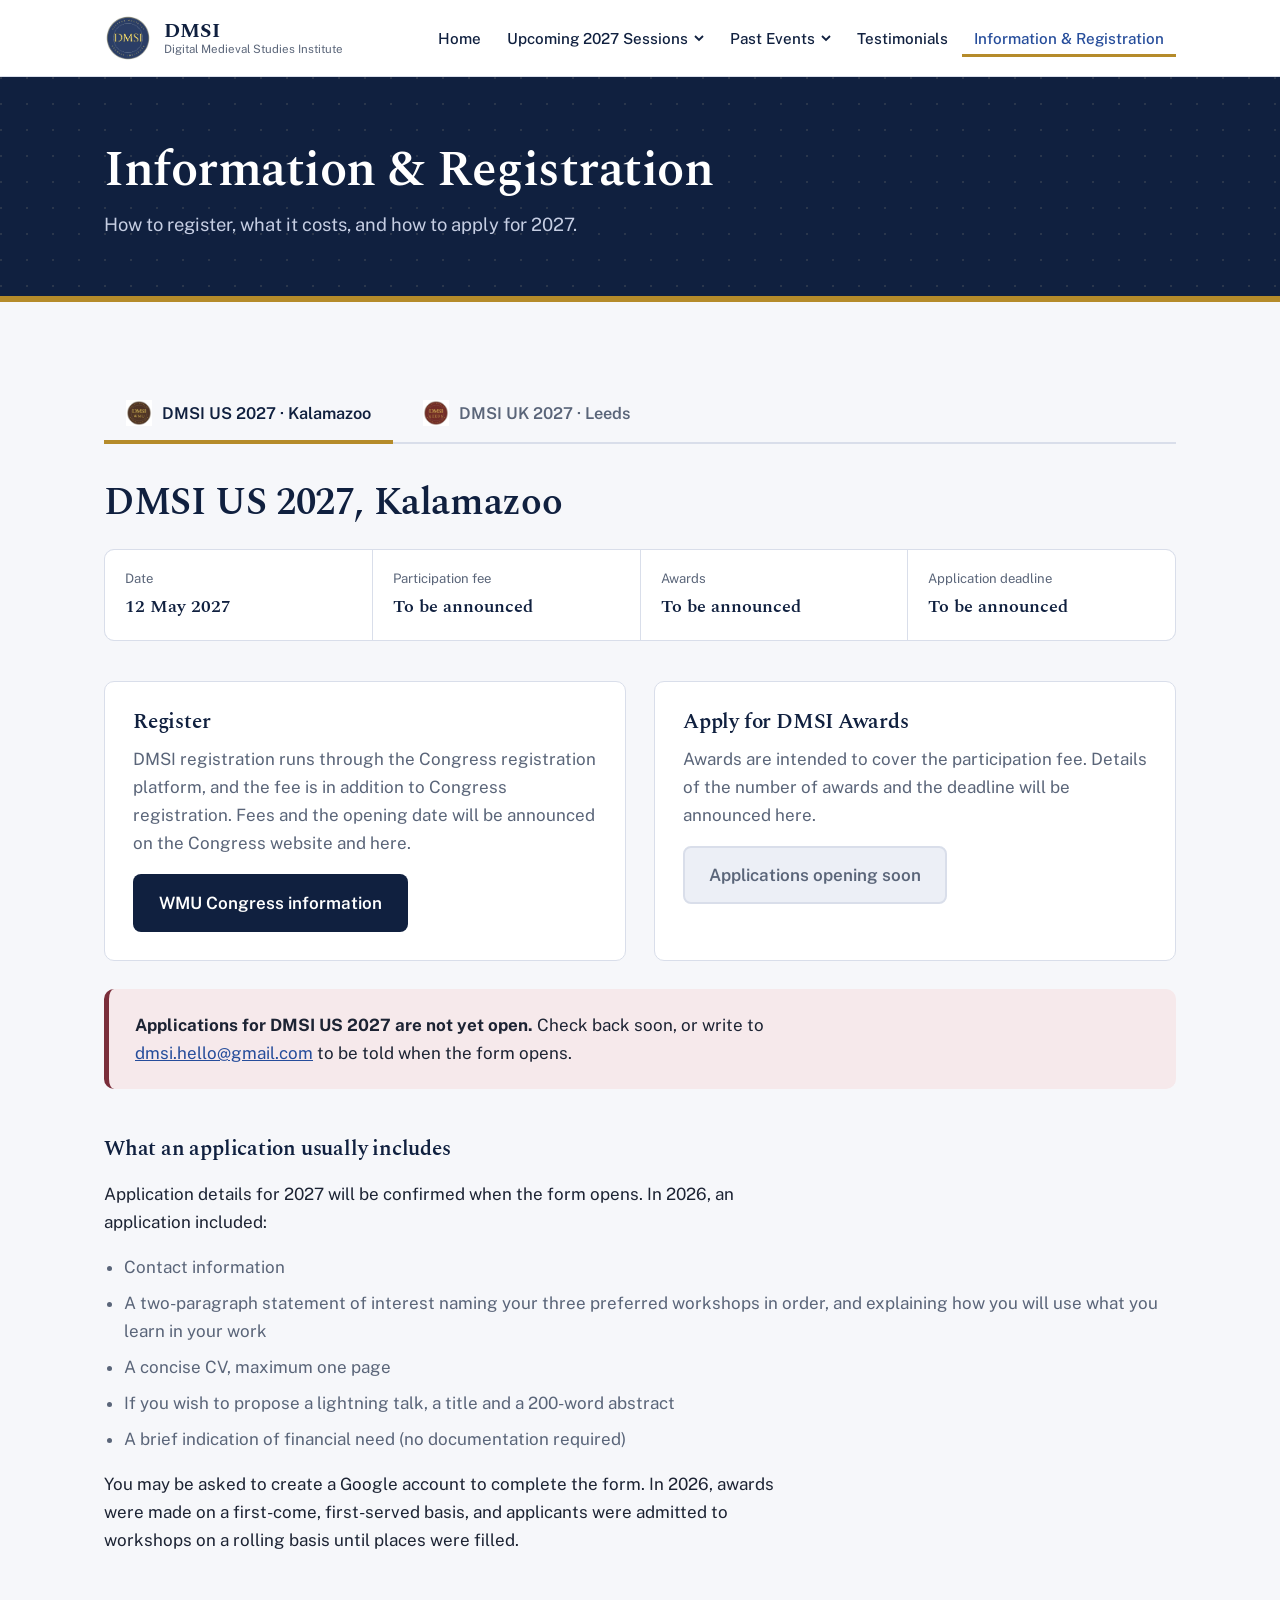
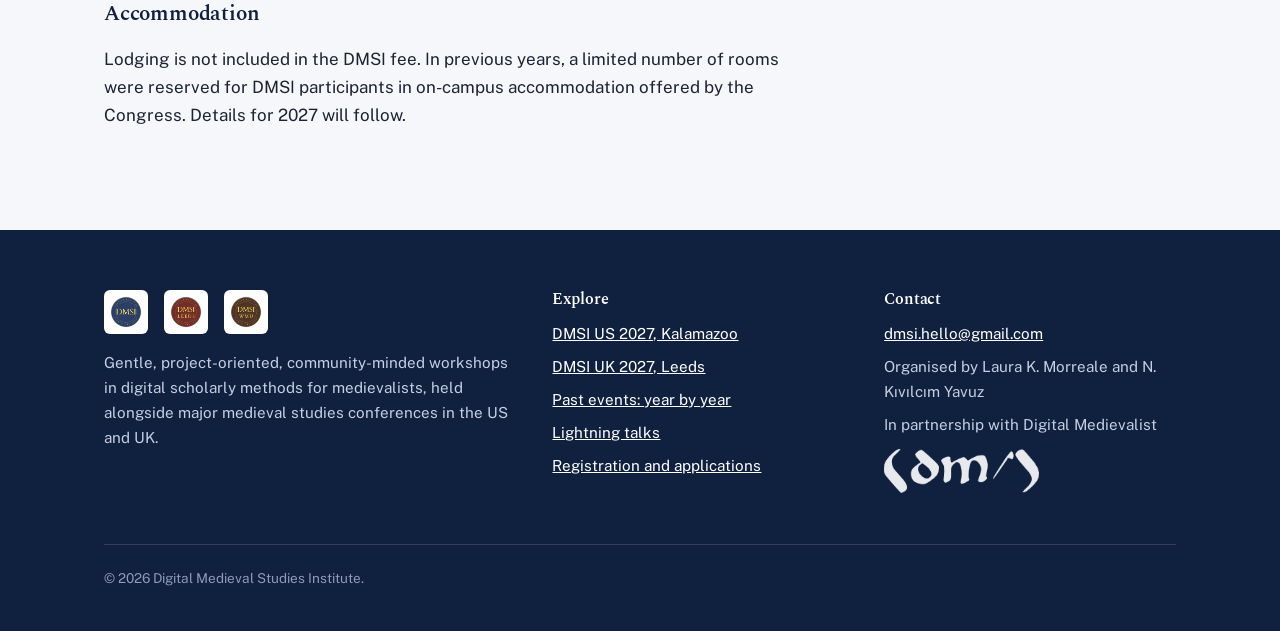
<file: register.html>
<!DOCTYPE html>
<html lang="en">
<head>
<meta charset="utf-8">
<meta name="viewport" content="width=device-width, initial-scale=1">
<title>Information &amp; Registration | Digital Medieval Studies Institute</title>
<link rel="preconnect" href="https://fonts.googleapis.com">
<link rel="preconnect" href="https://fonts.gstatic.com" crossorigin>
<link href="https://fonts.googleapis.com/css2?family=Public+Sans:wght@400;500;600&family=Spectral:ital,wght@0,400;0,600;0,700;1,400&display=swap" rel="stylesheet">
<link rel="stylesheet" href="css/style.css">

</head>
<body data-page="register">
<div id="site-header"></div>
<main id="main">

<div class="page-head"><div class="wrap">
  <h1>Information &amp; Registration</h1>
  <p>How to register, what it costs, and how to apply for 2027.</p>
</div></div>

<section class="block">
<div class="wrap" data-tabs>

  <div class="tablist" role="tablist" aria-label="Choose an edition">
    <button class="tab" role="tab" id="rtab-us" aria-controls="rpanel-us" data-tab="us"><img src="assets/kalamazoo-logo.png" alt="" onerror="this.style.display='none'">DMSI US 2027 &middot; Kalamazoo</button>
    <button class="tab" role="tab" id="rtab-uk" aria-controls="rpanel-uk" data-tab="uk"><img src="assets/leeds-logo.png" alt="" onerror="this.style.display='none'">DMSI UK 2027 &middot; Leeds</button>
  </div>

  <div class="tabpanel" role="tabpanel" id="rpanel-us" aria-labelledby="rtab-us" data-edition="us" hidden>
    <h2>DMSI US 2027, Kalamazoo</h2>
    <dl class="facts">
      <div><dt>Date</dt><dd>12 May 2027</dd></div>
      <div><dt>Participation fee</dt><dd>To be announced</dd></div>
      <div><dt>Awards</dt><dd>To be announced</dd></div>
      <div><dt>Application deadline</dt><dd>To be announced</dd></div>
    </dl>

    <div class="grid g2">
      <div class="card">
        <h3>Register</h3>
        <p>DMSI registration runs through the Congress registration platform, and the fee is in addition to Congress registration. Fees and the opening date will be announced on the Congress website and here.</p>
        <a class="btn btn-dark" href="https://wmich.edu/medievalcongress/dmsi" target="_blank" rel="noopener">WMU Congress information</a>
      </div>
      <div class="card">
        <h3>Apply for DMSI Awards</h3>
        <p>Awards are intended to cover the participation fee. Details of the number of awards and the deadline will be announced here.</p>
        <a class="btn btn-gold" data-apply="us" aria-disabled="true">Applications opening soon</a>
      </div>
    </div>

    <div class="callout closed" style="margin-top:28px" data-apply-closed="us"><p><strong>Applications for DMSI US 2027 are not yet open.</strong> Check back soon, or write to <a href="mailto:dmsi.hello@gmail.com">dmsi.hello@gmail.com</a> to be told when the form opens.</p></div>
    <div class="callout" style="margin-top:28px" hidden data-apply-open="us"><p><strong>Applications are open.</strong> Use the Apply button above to open the Google Form. Questions? Write to <a href="mailto:dmsi.hello@gmail.com">dmsi.hello@gmail.com</a>.</p></div>
    
    <h3 class="sub">What an application usually includes</h3>
    <p>Application details for 2027 will be confirmed when the form opens. In 2026, an application included:</p>
    <ul class="steps">
      <li>Contact information</li>
      <li>A two-paragraph statement of interest naming your three preferred workshops in order, and explaining how you will use what you learn in your work</li>
      <li>A concise CV, maximum one page</li>
      <li>If you wish to propose a lightning talk, a title and a 200-word abstract</li>
      <li>A brief indication of financial need (no documentation required)</li>
    </ul>
    <p>You may be asked to create a Google account to complete the form. In 2026, awards were made on a first-come, first-served basis, and applicants were admitted to workshops on a rolling basis until places were filled.</p>

    <h3 class="sub">Accommodation</h3>
    <p>Lodging is not included in the DMSI fee. In previous years, a limited number of rooms were reserved for DMSI participants in on-campus accommodation offered by the Congress. Details for 2027 will follow.</p>

  </div>

  <div class="tabpanel" role="tabpanel" id="rpanel-uk" aria-labelledby="rtab-uk" data-edition="uk" hidden>
    <h2>DMSI UK 2027, Leeds</h2>
    <dl class="facts">
      <div><dt>Date</dt><dd>9 July 2027</dd></div>
      <div><dt>Participation fee</dt><dd>To be announced</dd></div>
      <div><dt>Bursaries</dt><dd>To be announced</dd></div>
      <div><dt>Application deadline</dt><dd>To be announced</dd></div>
    </dl>

    <div class="grid g2">
      <div class="card">
        <h3>Register</h3>
        <p>DMSI registration runs through the IMC registration platform. The fee is in addition to Congress registration, but you do not need to attend the Congress. Fees and the opening date will be announced on the IMC website and here.</p>
        <a class="btn btn-dark" href="https://www.imc.leeds.ac.uk/delegates/events/digital-medieval-studies-institute/" target="_blank" rel="noopener">IMC DMSI page</a>
      </div>
      <div class="card">
        <h3>Apply for DMSI Bursaries</h3>
        <p>Bursaries are intended to cover the participation fee. Details of the number of bursaries and the deadline will be announced here.</p>
        <a class="btn btn-gold" data-apply="uk" aria-disabled="true">Applications opening soon</a>
      </div>
    </div>

    <div class="callout closed" style="margin-top:28px" data-apply-closed="uk"><p><strong>Applications for DMSI UK 2027 are not yet open.</strong> Check back soon, or write to <a href="mailto:dmsi.hello@gmail.com">dmsi.hello@gmail.com</a> to be told when the form opens.</p></div>
    <div class="callout" style="margin-top:28px" hidden data-apply-open="uk"><p><strong>Applications are open.</strong> Use the Apply button above to open the Google Form. Questions? Write to <a href="mailto:dmsi.hello@gmail.com">dmsi.hello@gmail.com</a>.</p></div>
    
    <h3 class="sub">What an application usually includes</h3>
    <p>Application details for 2027 will be confirmed when the form opens. In 2026, an application included:</p>
    <ul class="steps">
      <li>Contact information</li>
      <li>A two-paragraph statement of interest naming your three preferred workshops in order, and explaining how you will use what you learn in your work</li>
      <li>A concise CV, maximum one page</li>
      <li>If you wish to propose a lightning talk, a title and a 200-word abstract</li>
      <li>A brief indication of financial need (no documentation required) and, if relevant, your affiliation with the University of Leeds Institute for Medieval Studies</li>
    </ul>
    <p>You may be asked to create a Google account to complete the form. In 2026, bursaries were made on a first-come, first-served basis, and applicants were admitted to workshops on a rolling basis until places were filled.</p>

    <h3 class="sub">Accommodation</h3>
    <p>Lodging is not included in the DMSI fee. In previous years, a limited number of rooms were reserved for DMSI participants in on-campus accommodation offered by the International Medieval Congress. Details for 2027 will follow.</p>

  </div>

</div>
</section>

</main>
<div id="site-footer"></div>
<script src="js/config.js"></script>
<script src="js/main.js"></script>
</body>
</html>
</file>
<file: css/style.css>
:root{
  --ink:#10203f; --lapis:#264d9b; --lapis-deep:#0d2459; --gold:#b58b2a; --gold-soft:#e9d9ac;
  --paper:#f6f7fa; --vellum:#eceff6; --white:#fff; --text:#1c2333; --muted:#5a6579; --line:#d9deea;
  --uk:#7a2e3a; --us:#1f4f8f;
  --serif:"Spectral",Georgia,"Times New Roman",serif; --sans:"Public Sans",system-ui,-apple-system,"Segoe UI",sans-serif;
  --max:1120px;
}
*{box-sizing:border-box}
html{scroll-behavior:smooth}
@media (prefers-reduced-motion:reduce){html{scroll-behavior:auto}*{animation:none!important;transition:none!important}}
body{margin:0;font-family:var(--sans);color:var(--text);background:var(--paper);line-height:1.65;font-size:17px;-webkit-font-smoothing:antialiased}
img{max-width:100%;display:block}
a{color:var(--lapis)}
a:hover{color:var(--lapis-deep)}
:focus-visible{outline:3px solid var(--gold);outline-offset:3px;border-radius:3px}
.wrap{max-width:var(--max);margin:0 auto;padding:0 24px}
.skip{position:absolute;left:-999px;top:0;background:var(--white);padding:10px 16px;z-index:100}
.skip:focus{left:8px;top:8px}

h1,h2,h3,h4{font-family:var(--serif);color:var(--ink);line-height:1.18;margin:0 0 .5em;font-weight:600;letter-spacing:-.01em}
h1{font-size:clamp(2.3rem,5.2vw,3.9rem)}
h2{font-size:clamp(1.7rem,3.2vw,2.4rem)}
h3{font-size:1.3rem}
p{margin:0 0 1em;max-width:68ch}
.lede{font-size:1.2rem;color:var(--muted);max-width:60ch}

/* Header */
.site-header{position:sticky;top:0;z-index:50;background:rgba(255,255,255,.97);backdrop-filter:blur(8px);border-bottom:1px solid var(--line)}
.site-header .wrap{display:flex;align-items:center;justify-content:space-between;gap:20px;min-height:76px}
.brand{display:flex;align-items:center;gap:12px;text-decoration:none;color:var(--ink)}
.brand img{height:48px;width:auto}
.brand-text{font-family:var(--serif);font-weight:700;font-size:1.25rem;letter-spacing:.01em;line-height:1.2}
.brand-text small{display:block;font-family:var(--sans);font-weight:400;font-size:.72rem;color:var(--muted);letter-spacing:0}
.nav{display:flex;align-items:center;gap:6px}
.nav>ul{list-style:none;display:flex;gap:2px;margin:0;padding:0;align-items:center}
.nav a,.nav button.dd-btn{font:500 .95rem var(--sans);color:var(--ink);text-decoration:none;padding:10px 12px;border-radius:6px;background:none;border:0;cursor:pointer;display:inline-flex;align-items:center;gap:6px}
.nav a:hover,.nav button.dd-btn:hover{background:var(--vellum)}
.nav>ul>li>a[aria-current="page"],.nav .has-dd.current>button{color:var(--lapis);box-shadow:inset 0 -3px 0 var(--gold);border-radius:0}
.has-dd{position:relative}
.dd-btn .chev{width:10px;height:10px;transition:transform .2s}
.has-dd.open .chev{transform:rotate(180deg)}
.dd-menu{display:none;position:absolute;right:0;top:calc(100% + 8px);min-width:310px;background:var(--white);border:1px solid var(--line);border-radius:10px;box-shadow:0 14px 40px rgba(16,32,63,.14);padding:8px;list-style:none;margin:0}
.has-dd.open .dd-menu{display:block}
.dd-menu a{display:flex;gap:12px;align-items:center;padding:12px;border-radius:8px;width:100%}
.dd-menu img{height:34px;width:34px;object-fit:contain}
.dd-menu strong{display:block;font-family:var(--serif);font-size:1.05rem}
.dd-menu span{display:block;font-size:.82rem;color:var(--muted);font-weight:400}
.menu-toggle{display:none;background:none;border:1px solid var(--line);border-radius:8px;padding:9px 12px;font:600 .9rem var(--sans);color:var(--ink);cursor:pointer}
@media (max-width:1180px){
  .menu-toggle{display:block}
  .nav{display:none;position:absolute;left:0;right:0;top:100%;background:var(--white);border-bottom:1px solid var(--line);padding:12px 24px 20px;flex-direction:column;align-items:stretch}
  .nav.open{display:flex}
  .nav>ul{flex-direction:column;align-items:stretch}
  .nav a,.nav button.dd-btn{width:100%;justify-content:space-between}
  .dd-menu{position:static;box-shadow:none;border:0;border-left:3px solid var(--gold-soft);border-radius:0;margin:0 0 6px 12px;min-width:0}
}

/* Hero */
.hero{background:var(--ink);color:#e8ecf6;position:relative;overflow:hidden;
  background-image:radial-gradient(circle at 1px 1px,rgba(233,217,172,.13) 1px,transparent 0);background-size:26px 26px}
.hero::after{content:"";position:absolute;inset:auto 0 0 0;height:6px;background:linear-gradient(90deg,var(--gold),var(--gold-soft),var(--gold))}
.hero .wrap{display:grid;grid-template-columns:1.25fr 1fr;gap:56px;padding-top:84px;padding-bottom:92px;align-items:center}
.hero h1{color:#fff}
.hero .lede{color:#c6cee3}
.hero .kicker{color:var(--gold-soft);font-weight:600;font-size:.95rem;margin-bottom:18px}
.btn{display:inline-block;padding:13px 24px;border-radius:8px;font-weight:600;text-decoration:none;border:2px solid transparent;transition:background .2s,color .2s,border-color .2s}
.btn-gold{background:var(--gold);color:#fff}
.btn-gold:hover{background:#9c761f;color:#fff}
.btn-line{border-color:rgba(255,255,255,.5);color:#fff}
.btn-line:hover{background:#fff;color:var(--ink)}
.btn-dark{background:var(--ink);color:#fff}
.btn-dark:hover{background:var(--lapis-deep);color:#fff}
.btn-outline{border-color:var(--lapis);color:var(--lapis)}
.btn-outline:hover{background:var(--lapis);color:#fff}
.btn[aria-disabled="true"]{background:var(--vellum);color:var(--muted);border-color:var(--line);pointer-events:none}
.btn-row{display:flex;gap:12px;flex-wrap:wrap;margin-top:28px}

/* The folio: upcoming editions */
.folio{background:var(--paper);color:var(--text);border-radius:6px;padding:10px;box-shadow:0 30px 60px rgba(0,0,0,.35)}
.folio-inner{border:2px solid var(--gold);border-radius:3px;padding:26px 26px 8px}
.folio h2{font-size:1.15rem;margin-bottom:14px;color:var(--ink)}
.folio-item{display:grid;grid-template-columns:auto 1fr;gap:16px;padding:16px 0;border-top:1px solid var(--line);text-decoration:none;color:inherit;align-items:center}
.folio-item:hover .folio-title{color:var(--lapis)}
.folio-item img{height:48px;width:48px;object-fit:contain}
.folio-title{font-family:var(--serif);font-weight:600;font-size:1.15rem;color:var(--ink)}
.folio-meta{font-size:.9rem;color:var(--muted)}
@media (max-width:900px){.hero .wrap{grid-template-columns:1fr;padding-top:56px;padding-bottom:64px;gap:40px}}

/* Sections */
section.block{padding:84px 0}
section.block.alt{background:var(--white);border-block:1px solid var(--line)}
.section-head{margin-bottom:40px}
.grid{display:grid;gap:28px}
.g3{grid-template-columns:repeat(3,1fr)}
.g2{grid-template-columns:repeat(2,1fr)}
@media (max-width:900px){.g3,.g2{grid-template-columns:1fr}}
.pillar{border-top:3px solid var(--gold);padding-top:18px}
.pillar p{color:var(--muted)}
.split{display:grid;grid-template-columns:1fr 1fr;gap:56px;align-items:start}
@media (max-width:900px){.split{grid-template-columns:1fr;gap:32px}}
.placeholder-note{background:#fff8e1;border:1px dashed var(--gold);padding:10px 14px;border-radius:6px;font-size:.88rem;color:#6b5314;max-width:68ch}

/* Page header */
.page-head{background:var(--ink);color:#fff;padding:64px 0 56px;border-bottom:6px solid var(--gold);
  background-image:radial-gradient(circle at 1px 1px,rgba(233,217,172,.12) 1px,transparent 0);background-size:26px 26px}
.page-head h1{color:#fff;font-size:clamp(2rem,4.4vw,3.1rem);margin-bottom:10px}
.page-head p{color:#c6cee3;font-size:1.15rem;margin:0}

/* Tabs */
.tablist{display:flex;gap:8px;border-bottom:2px solid var(--line);margin-bottom:36px;flex-wrap:wrap}
.tab{font:600 1.02rem var(--sans);padding:14px 22px;background:none;border:0;border-bottom:4px solid transparent;margin-bottom:-2px;cursor:pointer;color:var(--muted);display:flex;gap:10px;align-items:center}
.tab img{height:26px;width:26px;object-fit:contain}
.tab:hover{color:var(--ink)}
.tab[aria-selected="true"]{color:var(--ink);border-bottom-color:var(--gold)}
.tabpanel[hidden]{display:none}
.edition-banner{display:grid;grid-template-columns:1fr auto;gap:32px;align-items:center;margin-bottom:36px}
.edition-banner img{height:96px;width:auto;max-width:200px;object-fit:contain}
@media (max-width:700px){.edition-banner{grid-template-columns:1fr}}
.facts{display:grid;grid-template-columns:repeat(auto-fit,minmax(200px,1fr));gap:1px;background:var(--line);border:1px solid var(--line);border-radius:10px;overflow:hidden;margin:24px 0 40px}
.facts div{background:var(--white);padding:18px 20px}
.facts dt{font-size:.82rem;color:var(--muted);margin-bottom:2px}
.facts dd{margin:0;font-family:var(--serif);font-size:1.15rem;color:var(--ink);font-weight:600}
.workshop{background:var(--white);border:1px solid var(--line);border-left:5px solid var(--us);border-radius:8px;padding:22px 24px}
.tabpanel[data-edition="uk"] .workshop{border-left-color:var(--uk)}
.workshop h3{margin-bottom:6px}
.workshop .by{font-size:.92rem;color:var(--lapis-deep);font-weight:600;margin-bottom:10px}
.workshop p{color:var(--muted);margin:0;font-size:.98rem}
.schedule{list-style:none;padding:0;margin:0;border:1px solid var(--line);border-radius:10px;background:var(--white);overflow:hidden}
.schedule li{display:grid;grid-template-columns:150px 1fr;padding:12px 20px;border-top:1px solid var(--line)}
.schedule li:first-child{border-top:0}
.schedule time{font-weight:600;color:var(--ink);font-variant-numeric:tabular-nums}
.credits{font-size:.95rem;color:var(--muted)}
.sub{margin:48px 0 18px}

/* Timeline */
.filters{display:flex;gap:8px;margin-bottom:36px;flex-wrap:wrap}
.chip{font:600 .92rem var(--sans);padding:9px 18px;border-radius:99px;border:1.5px solid var(--line);background:var(--white);color:var(--ink);cursor:pointer}
.chip[aria-pressed="true"]{background:var(--ink);border-color:var(--ink);color:#fff}
.timeline{list-style:none;margin:0;padding:0;position:relative}
.timeline::before{content:"";position:absolute;left:11px;top:6px;bottom:6px;width:2px;background:var(--line)}
.session{position:relative;padding:0 0 40px 48px}
.session[hidden]{display:none}
.session::before{content:"";position:absolute;left:3px;top:7px;width:18px;height:18px;border-radius:50%;background:var(--white);border:4px solid var(--us)}
.session[data-region="uk"]::before{border-color:var(--uk)}
.session-card{background:var(--white);border:1px solid var(--line);border-radius:10px;padding:26px 28px}
.session-top{display:flex;justify-content:space-between;gap:16px;flex-wrap:wrap;align-items:baseline;margin-bottom:6px}
.tag{font-size:.8rem;font-weight:600;padding:3px 10px;border-radius:99px;background:var(--vellum);color:var(--us)}
.session[data-region="uk"] .tag{color:var(--uk);background:#f6e9eb}
.session h3{margin:0}
.session .when{color:var(--muted);font-size:.95rem;margin-bottom:14px}
details{margin-top:14px;border-top:1px solid var(--line);padding-top:12px}
summary{cursor:pointer;font-weight:600;color:var(--lapis)}
details ul{margin:12px 0 0;padding-left:20px;color:var(--muted)}
details li{margin-bottom:6px}

/* Testimonials */
.quote-hero{background:var(--lapis-deep);color:#fff;border-radius:12px;padding:56px;display:grid;grid-template-columns:auto 1fr;gap:36px;align-items:center}
.quote-hero .avatar{width:150px;height:150px;border-radius:50%;object-fit:cover;border:4px solid var(--gold);background:var(--ink)}
.quote-hero blockquote{margin:0;font-family:var(--serif);font-size:clamp(1.3rem,2.6vw,1.9rem);line-height:1.4}
.quote-hero cite{display:block;margin-top:18px;font:500 .98rem var(--sans);color:var(--gold-soft);font-style:normal}
@media (max-width:700px){.quote-hero{grid-template-columns:1fr;padding:32px}}
.quote{background:var(--white);border:1px solid var(--line);border-radius:10px;padding:28px;display:flex;flex-direction:column;gap:18px;margin:0}
.quote blockquote{margin:0;font-family:var(--serif);font-size:1.15rem;line-height:1.55}
.quote blockquote::before{content:"\201C";font-size:3rem;line-height:0;color:var(--gold);display:block;height:20px}
.quote footer{display:flex;gap:14px;align-items:center;margin-top:auto}
.quote footer img,.quote footer .avatar{width:52px;height:52px;border-radius:50%;object-fit:cover;background:var(--vellum)}
.quote footer b{display:block;color:var(--ink)}
.quote footer span{font-size:.88rem;color:var(--muted)}
.photo-grid{display:grid;grid-template-columns:repeat(auto-fill,minmax(240px,1fr));gap:16px}
.photo-grid figure{margin:0}
.photo-grid img,.ph{width:100%;aspect-ratio:4/3;object-fit:cover;border-radius:8px;background:var(--vellum);border:1px solid var(--line)}
.ph{display:flex;align-items:center;justify-content:center;color:var(--muted);font-size:.9rem;text-align:center;padding:16px}
.photo-grid figcaption{font-size:.88rem;color:var(--muted);margin-top:8px}

/* Callouts and cards */
.callout{border-radius:10px;padding:22px 26px;background:var(--vellum);border-left:5px solid var(--gold);margin-bottom:24px}
.callout.closed{background:#f6e9eb;border-left-color:var(--uk)}
.callout p:last-child{margin:0}
.steps{padding-left:20px;color:var(--muted)}
.steps li{margin-bottom:8px}
.card{background:var(--white);border:1px solid var(--line);border-radius:10px;padding:28px}
.card h3{margin-bottom:10px}
.card p{color:var(--muted)}

/* Footer */
.site-footer{background:var(--ink);color:#c6cee3;padding:60px 0 28px;font-size:.95rem}
.site-footer a{color:#fff}
.foot-grid{display:grid;grid-template-columns:1.4fr 1fr 1fr;gap:40px;padding-bottom:36px;border-bottom:1px solid rgba(255,255,255,.15)}
@media (max-width:800px){.foot-grid{grid-template-columns:1fr}}
.site-footer h4{color:#fff;font-size:1rem;margin-bottom:12px}
.site-footer ul{list-style:none;padding:0;margin:0}
.site-footer li{margin-bottom:8px}
.foot-logos{display:flex;gap:16px;align-items:center;margin-bottom:16px}
.foot-logos img{height:44px;width:auto;background:#fff;border-radius:6px;padding:5px}
.fine{padding-top:22px;font-size:.85rem;color:#8e9ab8}

/* Dropdown items without a logo */
.dd-menu a>div{min-width:0}
.dd-menu a[aria-current="page"]{background:var(--vellum)}

/* Philosophy */
.values{display:grid;grid-template-columns:repeat(4,1fr);gap:24px}
@media (max-width:1000px){.values{grid-template-columns:repeat(2,1fr)}}
@media (max-width:560px){.values{grid-template-columns:1fr}}
.value{background:var(--white);border:1px solid var(--line);border-top:4px solid var(--gold);border-radius:8px;padding:24px}
.value h3{font-size:1.2rem;margin-bottom:8px}
.value p{color:var(--muted);font-size:.97rem;margin:0}
.ethos{display:flex;flex-wrap:wrap;gap:10px;list-style:none;margin:28px 0 0;padding:0}
.ethos li{font-family:var(--serif);font-size:1.05rem;color:var(--ink);background:var(--white);border:1px solid var(--line);border-radius:99px;padding:8px 20px}
.ethos li:last-child{background:var(--ink);color:#fff;border-color:var(--ink)}
.pullquote{font-family:var(--serif);font-size:clamp(1.3rem,2.4vw,1.75rem);line-height:1.4;color:var(--ink);border-left:5px solid var(--gold);padding-left:24px;margin:0 0 24px;max-width:34ch}

/* Year-by-year */
.year-nav{display:flex;flex-wrap:wrap;gap:8px 18px;align-items:center;margin:0 0 36px;font-size:.95rem;color:var(--muted)}
.year-nav a{font-weight:600}
.year-group{margin-bottom:64px;scroll-margin-top:96px}
.year-title{display:flex;align-items:center;gap:18px;font-size:clamp(2rem,4vw,2.8rem);margin-bottom:28px}
.year-title::after{content:"";flex:1;height:2px;background:linear-gradient(90deg,var(--gold),transparent)}
.year-group .timeline{margin-bottom:12px}
.year-group h3.gal-title{margin:8px 0 16px;font-size:1.15rem}
.session details .schedule{margin-top:12px}
.session details .schedule li{grid-template-columns:140px 1fr;padding:9px 16px;font-size:.95rem}
.session details .wk li{margin-bottom:10px}
.session details .wk span{display:block;font-size:.93rem}
.session .credits{margin:14px 0 0;font-size:.9rem}

/* Galleries */
.g-grid{display:grid;grid-template-columns:repeat(auto-fill,minmax(230px,1fr));gap:14px}
.g-item{margin:0}
.g-item[hidden]{display:none}
.g-thumb{display:block;width:100%;padding:0;border:1px solid var(--line);border-radius:8px;overflow:hidden;background:var(--vellum);cursor:zoom-in;aspect-ratio:4/3}
.g-thumb img{width:100%;height:100%;object-fit:cover;transition:transform .3s}
.g-thumb:hover img{transform:scale(1.04)}
.g-item figcaption{font-size:.88rem;color:var(--muted);margin-top:7px}
.gallery-empty{border:2px dashed var(--line);border-radius:10px;background:var(--white);padding:30px 24px;text-align:center;color:var(--muted);font-size:.95rem}
.gallery .filters{margin-bottom:20px}

/* Lightbox */
body.lb-open{overflow:hidden}
.lb{position:fixed;inset:0;z-index:200;background:rgba(10,18,40,.94);display:flex;align-items:center;justify-content:center;gap:12px;padding:56px 12px 24px}
.lb[hidden]{display:none}
.lb-fig{margin:0;max-width:min(1100px,100%);text-align:center;flex:1;min-width:0}
.lb-fig img{max-height:calc(100vh - 150px);max-width:100%;width:auto;margin:0 auto;border-radius:4px;background:#000}
.lb-fig figcaption{color:#e8ecf6;margin-top:12px;font-size:.98rem}
.lb button{font:inherit;cursor:pointer;color:#fff;background:rgba(255,255,255,.12);border:1px solid rgba(255,255,255,.35);border-radius:50%;width:48px;height:48px;font-size:2rem;line-height:1;display:flex;align-items:center;justify-content:center;flex:none}
.lb button:hover{background:rgba(255,255,255,.28)}
.lb-close{position:absolute;top:12px;right:14px}
@media (max-width:600px){.lb-nav{position:absolute;bottom:12px}.lb-prev{left:16px}.lb-next{right:16px}.lb{padding-bottom:76px}}

.nav a,.nav button.dd-btn{white-space:nowrap}
.brand-text small{white-space:nowrap}
.edition-banner img{mix-blend-mode:multiply}

/* Digital Medievalist logo in footer */
.footer-dm-logo { display: inline-block; margin-top: .75rem; }
.footer-dm-logo img {
  height: 44px; width: auto; display: block;
  /* logo is black; this turns it white on the dark footer.
     Delete the next line if your footer background is light. */
  filter: brightness(0) invert(1);
  opacity: .9;
}
.footer-dm-logo:hover img, .footer-dm-logo:focus-visible img { opacity: 1; }
</file>
